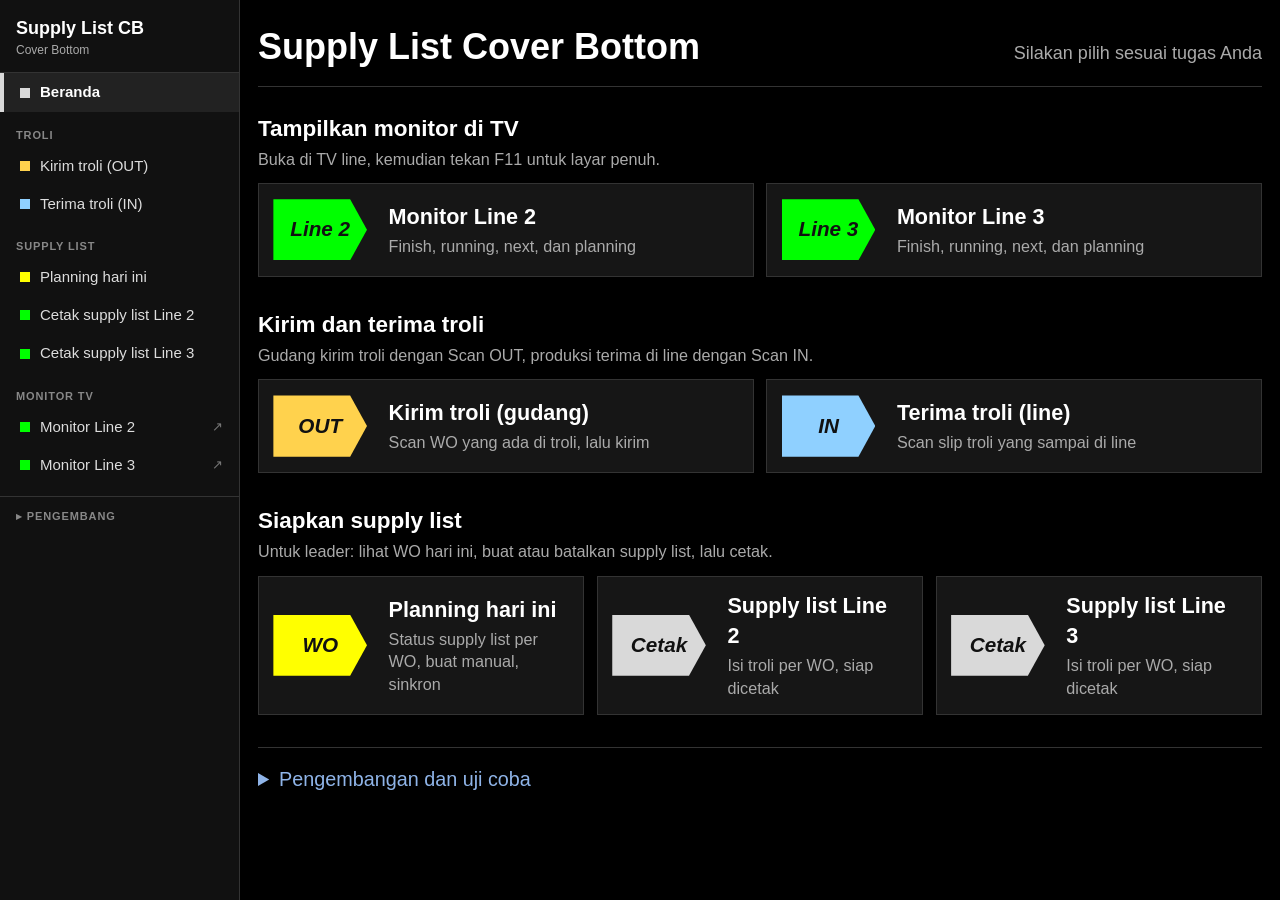
<file: index.html>
<!DOCTYPE html>
<html lang="id">
<head>
<meta charset="utf-8">
<meta name="viewport" content="width=device-width, initial-scale=1">
<title>Supply List Monitoring - Cover Bottom</title>
<link rel="stylesheet" href="assets/css/cb.css">
<script src="assets/js/nav.js"></script>
</head>
<body>
<div class="wrap">
  <div class="top">
    <h1>Supply List Cover Bottom</h1>
    <p>Silakan pilih sesuai tugas Anda</p>
  </div>

  <section class="group">
    <h2>Tampilkan monitor di TV</h2>
    <p>Buka di TV line, kemudian tekan F11 untuk layar penuh.</p>
    <div class="tiles">
      <a class="tile" href="pages/monitor.html?line=2"><span class="chip c-running">Line 2</span><span class="body"><b>Monitor Line 2</b><span>Finish, running, next, dan planning</span></span></a>
      <a class="tile" href="pages/monitor.html?line=3"><span class="chip c-running">Line 3</span><span class="body"><b>Monitor Line 3</b><span>Finish, running, next, dan planning</span></span></a>
    </div>
  </section>

  <section class="group">
    <h2>Kirim dan terima troli</h2>
    <p>Gudang kirim troli dengan Scan OUT, produksi terima di line dengan Scan IN.</p>
    <div class="tiles">
      <a class="tile" href="pages/scan.html?mode=out"><span class="chip c-prepared">OUT</span><span class="body"><b>Kirim troli (gudang)</b><span>Scan WO yang ada di troli, lalu kirim</span></span></a>
      <a class="tile" href="pages/scan.html?mode=in"><span class="chip c-fullkit">IN</span><span class="body"><b>Terima troli (line)</b><span>Scan slip troli yang sampai di line</span></span></a>
    </div>
  </section>

  <section class="group">
    <h2>Siapkan supply list</h2>
    <p>Untuk leader: lihat WO hari ini, buat atau batalkan supply list, lalu cetak.</p>
    <div class="tiles">
      <a class="tile" href="pages/planning.html"><span class="chip c-next">WO</span><span class="body"><b>Planning hari ini</b><span>Status supply list per WO, buat manual, sinkron</span></span></a>
      <a class="tile" href="pages/supply.html?line=2"><span class="chip c-finish">Cetak</span><span class="body"><b>Supply list Line 2</b><span>Isi troli per WO, siap dicetak</span></span></a>
      <a class="tile" href="pages/supply.html?line=3"><span class="chip c-finish">Cetak</span><span class="body"><b>Supply list Line 3</b><span>Isi troli per WO, siap dicetak</span></span></a>
    </div>
  </section>

  <details class="more">
    <summary>Pengembangan dan uji coba</summary>
    <div class="tiles">
      <a class="tile" href="admin/setup.php"><span class="body"><b>Pengaturan sambungan data</b><span>Untuk pengembang. Hanya dapat dibuka dari PC server ini.</span></span></a>
      <button class="tile" id="btnCheck" type="button"><span class="body"><b>Uji sambungan sistem</b><span>Untuk pengembang. Hasil pengujian tampil di bawah.</span></span></button>
      <a class="tile" href="pages/monitor.html?line=2&amp;debug=1"><span class="body"><b>Monitor mode debug</b><span>Untuk pengembang. Menampilkan nilai mentah (Line 2).</span></span></a>
      <a class="tile" href="pages/monitor.html?line=2&amp;mock=1"><span class="body"><b>Demo monitor</b><span>Data contoh, bukan data produksi.</span></span></a>
      <a class="tile" href="pages/supply.html?line=2&amp;mock=1"><span class="body"><b>Demo supply list</b><span>Data contoh, bukan data produksi.</span></span></a>
    </div>
    <div id="checkout" class="result"></div>
  </details>
</div>

<script>
(function () {
  function el(tag, cls, text) {
    var e = document.createElement(tag);
    if (cls) { e.className = cls; }
    if (text !== undefined && text !== null) { e.textContent = text; }
    return e;
  }
  var out = document.getElementById('checkout');

  function show(msg, cls) {
    out.style.display = 'block';
    out.textContent = '';
    out.appendChild(el('div', cls, msg));
  }

  document.getElementById('btnCheck').addEventListener('click', function () {
    show('Menguji koneksi...', '');
    var xhr = new XMLHttpRequest();
    xhr.open('GET', 'api/monitor.php?check=1', true);
    xhr.onreadystatechange = function () {
      if (xhr.readyState !== 4) { return; }
      try {
        var data = JSON.parse(xhr.responseText);
        var t = el('table');
        Object.keys(data).forEach(function (k) {
          var r = data[k];
          var tr = el('tr');
          tr.appendChild(el('td', '', k));
          tr.appendChild(el('td', r.ok ? 'ok' : 'bad', r.ok ? 'OK' : 'GAGAL'));
          tr.appendChild(el('td', '', r.ok ? r.info : r.error));
          t.appendChild(tr);
        });
        out.textContent = '';
        out.appendChild(t);
      } catch (e) {
        show('Pengujian gagal. Server tidak memberikan respons yang valid (kode ' + xhr.status + '). Pastikan layanan server berjalan.', 'bad');
      }
    };
    xhr.send();
  });
})();
</script>
</body>
</html>
</file>
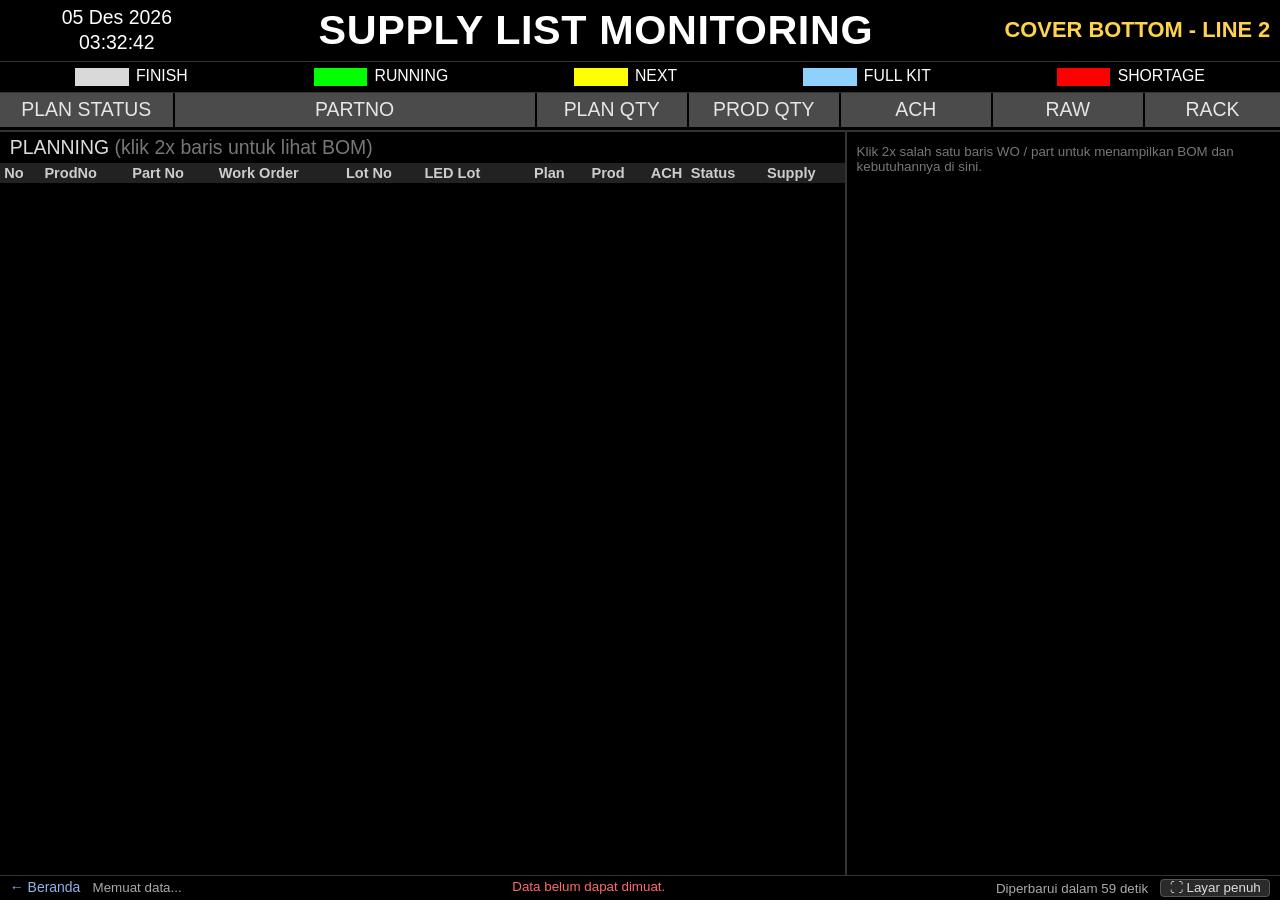
<file: monitor.html>
<!DOCTYPE html>
<html lang="id"><head><meta charset="utf-8"><title>Monitor Cover Bottom</title>
<!-- PENGALIH untuk bookmark TV lama (monitor.html?line=2). Halaman aslinya sekarang pages/monitor.html.
     Hapus file ini setelah semua TV dibuka ulang dengan alamat baru. -->
<script>location.replace('pages/monitor.html' + location.search + location.hash);</script>
</head><body style="background:#000;color:#fff;font-family:Arial">
<p>Membuka monitor... Jika tidak berpindah, <a href="pages/monitor.html?line=2" style="color:#8fb4e8">klik di sini</a>.</p>
</body></html>
</file>
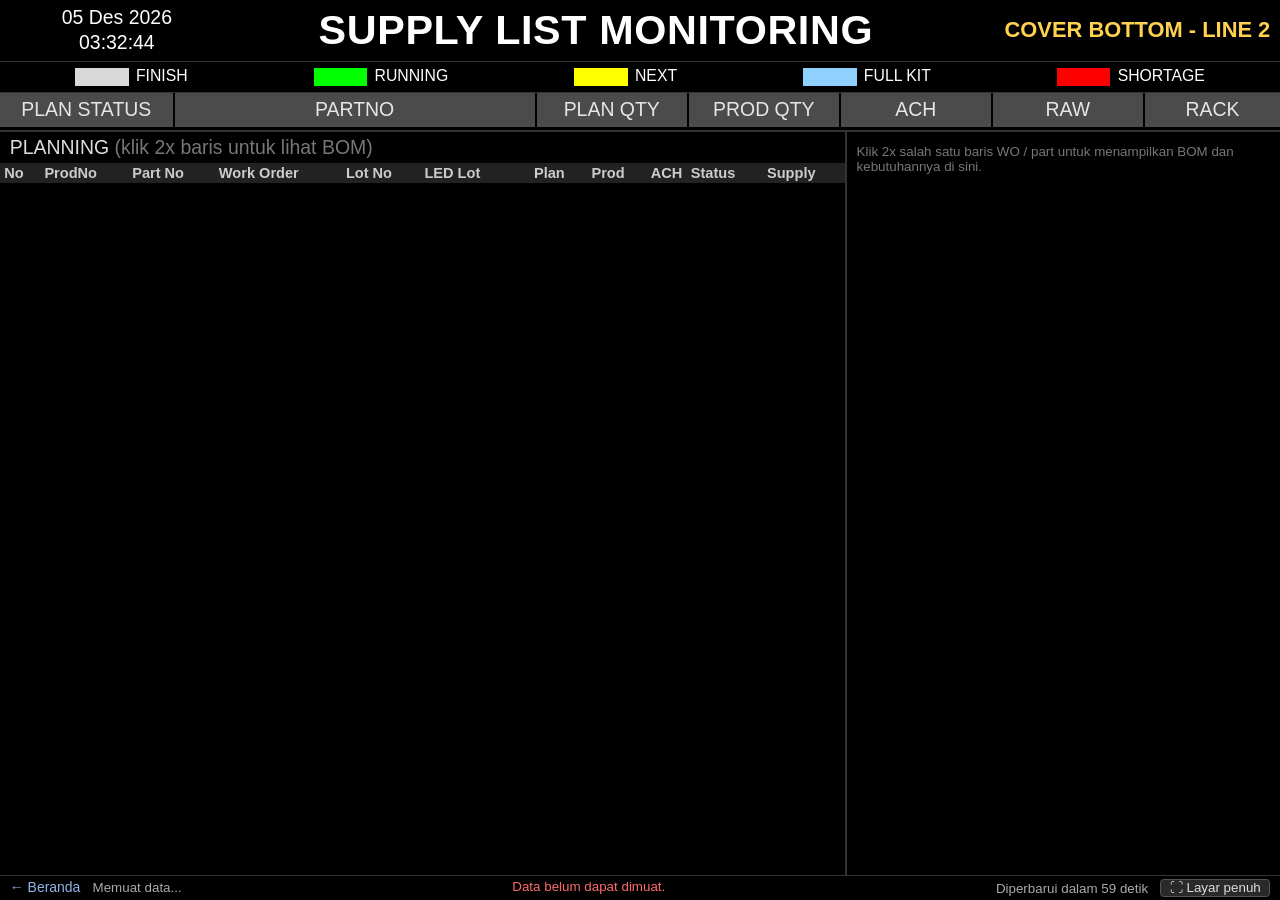
<file: pages/monitor.html>
<!DOCTYPE html>
<html lang="id">
<head>
<meta charset="utf-8">
<meta name="viewport" content="width=device-width, initial-scale=1">
<title>Supply List Monitoring - Cover Bottom</title>
<style>
  * { box-sizing: border-box; margin: 0; padding: 0; }
  html { font-size: clamp(9px, 0.95vw, 20px); }
  body { background: #000; color: #fff; font-family: Arial, Helvetica, sans-serif; height: 100vh;
         display: flex; flex-direction: column; overflow: hidden; }

  header { display: grid; grid-template-columns: 17% 1fr 24%; align-items: center;
           padding: .4rem .8rem; border-bottom: 1px solid #333; }
  #clock { text-align: center; font-size: 1.6rem; line-height: 2.1rem; }
  h1 { text-align: center; font-size: 3.4rem; letter-spacing: .05rem; }
  #linebadge { text-align: right; font-size: 1.8rem; font-weight: bold; color: #ffd24d; }
  #demo { display: none; text-align: center; background: #8a1c1c; font-size: 1.2rem; padding: .15rem; }

  .legend { display: flex; justify-content: space-around; padding: .45rem 1rem; font-size: 1.3rem;
            border-bottom: 1px solid #333; }
  .legend i { display: inline-block; width: 4.4rem; height: 1.5rem; vertical-align: middle; margin-right: .6rem; }

  .grid7 { display: grid; grid-template-columns: 1.15fr 2.4fr 1fr 1fr 1fr 1fr .9fr; gap: 2px; }
  .bhead > div { background: #4b4b4b; color: #e6e6e6; text-align: center; padding: .45rem 0; font-size: 1.6rem; }
  .brow > div { display: flex; align-items: center; justify-content: center; border-bottom: 1px solid #333;
                min-height: 7.2rem; text-align: center; }
  .num { font-size: 3.8rem; }
  .dim { color: #777; }
  .chip { width: 92%; height: 4.4rem; display: flex; align-items: center; justify-content: center;
          font-size: 2.3rem; font-weight: bold; font-style: italic; color: #222;
          clip-path: polygon(0 0, 88% 0, 100% 50%, 88% 100%, 0 100%); }
  .st-FINISH  { background: #d9d9d9; }
  .st-RUNNING { background: #00ff00; }
  .st-NEXT    { background: #ffff00; }
  .partcell { flex-direction: column; }
  .partno { font-size: 3rem; line-height: 3.4rem; }
  .partsub { font-size: 1.25rem; line-height: 1.6rem; color: #ddd; }
  .raw { width: 90%; padding: .5rem .2rem; font-size: 1.7rem; font-weight: bold; color: #111; border-radius: .3rem; }
  .raw-PREPARED { background: #ffd24d; } .raw-SEBAGIAN { background: #ffb066; } .raw-SUPPLY { background: #9be59b; }
  .raw-FULL { background: #8fd0ff; } .trol { font-size: 1.5rem; font-weight: bold; color: #ddd; }
  .raw-NOLIST { background: #ff0000; color: #fff; } .raw-CANCEL { background: #777; color: #eee; }
  .c-FINISH { color: #fff; } .c-RUNNING { color: #00ff00; } .c-NEXT { color: #ffff00; }

  #lower { flex: 1; min-height: 0; display: flex; border-top: 2px solid #333; margin-top: .3rem; }
  #plan { flex: 1 1 0; min-width: 0; overflow: auto; }
  #plan td, #plan th { white-space: nowrap; padding: .2rem .35rem; }
  #plan table { font-size: 1.2rem; }
  #bom { flex: 0 0 34%; min-width: 0; overflow: auto; border-left: 2px solid #333; }
  #bom .bhd { display: flex; align-items: center; gap: .6rem; padding: .25rem .6rem; background: #111;
              position: sticky; top: 0; z-index: 2; font-size: 1.05rem; color: #ddd; flex-wrap: wrap; }
  #bom .bhd b { color: #fff; }
  #bom .bhd .sp { flex: 1; }
  #bom table { font-size: .98rem; }
  #bom td, #bom th { padding: .12rem .35rem; }
  #bom .bsrc { font-size: .9rem; padding: .05rem .5rem; border-radius: .3rem; background: #333; color: #ffd24d; }
  #bom button { background: #333; color: #fff; border: 1px solid #555; border-radius: .3rem;
                font-size: 1.1rem; padding: .02rem .5rem; cursor: pointer; }
  #bom .hint { padding: 1rem .8rem; color: #777; font-size: 1.1rem; }
  #bom th { top: 2.1rem; }
  #bom td.n { font-size: 1.1rem; font-weight: bold; color: #ffd24d; }
  .pick { cursor: pointer; user-select: none; -webkit-user-select: none; }
  tr.sel td { outline: 2px solid #00bfff; outline-offset: -2px; }
  .brow.sel { outline: 2px solid #00bfff; outline-offset: -2px; }
  #fs { background: #2a2a2a; color: #ddd; border: 1px solid #555; border-radius: .3rem; font-size: 1.1rem;
        padding: .05rem .7rem; cursor: pointer; margin-left: 1rem; }
  #fs:hover { background: #444; color: #fff; }
  #plan .ptitle { padding: .3rem .8rem; font-size: 1.6rem; color: #ddd; }
  table { width: 100%; border-collapse: collapse; font-size: 1.35rem; }
  th { background: #222; color: #ccc; text-align: left; padding: .25rem .5rem; position: sticky; top: 0; }
  td { padding: .2rem .5rem; border-bottom: 1px solid #1d1d1d; }
  td.r, th.r { text-align: right; }
  tr.row-RUNNING td { background: #00ff00; color: #000; }
  tr.row-NEXT td    { background: #ffff00; color: #000; }
  tr.row-FINISH td  { background: #c8c8c8; color: #000; }
  tr.row-WAIT td    { background: #000; color: #bbb; }

  footer { display: flex; justify-content: space-between; padding: .25rem .8rem; font-size: 1.1rem;
           border-top: 1px solid #333; color: #aaa; }
  #err { color: #ff6b6b; }
  #home { color: #8fb4e8; text-decoration: none; margin-right: 1rem; font-size: 1.15rem; }
  #home:hover { text-decoration: underline; color: #fff; }
  #debug { display: none; font-size: 1rem; background: #111; color: #9fe; padding: .4rem .8rem;
           max-height: 30vh; overflow: auto; white-space: pre; border-top: 1px solid #333; }
</style>
</head>
<body>
<div id="demo">DATA CONTOH (mode demo), bukan data produksi</div>
<header>
  <div id="clock"><div id="cd"></div><div id="ct"></div></div>
  <h1>SUPPLY LIST MONITORING</h1>
  <div id="linebadge"></div>
</header>

<div class="legend">
  <span><i style="background:#d9d9d9"></i>FINISH</span>
  <span><i style="background:#00ff00"></i>RUNNING</span>
  <span><i style="background:#ffff00"></i>NEXT</span>
  <span><i style="background:#8fd0ff"></i>FULL KIT</span>
  <span><i style="background:#ff0000"></i>SHORTAGE</span>
</div>

<div class="grid7 bhead">
  <div>PLAN STATUS</div><div>PARTNO</div><div>PLAN QTY</div><div>PROD QTY</div><div>ACH</div><div>RAW</div><div>RACK</div>
</div>
<div id="board"></div>

<div id="lower">
<div id="plan">
  <div class="ptitle" id="ptitle">PLANNING <span style="color:#777">(klik 2x baris untuk lihat BOM)</span></div>
  <table>
    <thead><tr>
      <th>No</th><th>ProdNo</th><th>Part No</th><th>Work Order</th><th>Lot No</th><th>LED Lot</th>
      <th class="r">Plan</th><th class="r">Prod</th><th class="r">ACH</th><th>Status</th><th>Supply</th>
    </tr></thead>
    <tbody id="ptable"></tbody>
  </table>
</div>
<div id="bom"><div class="hint">Klik 2x salah satu baris WO / part untuk menampilkan BOM dan kebutuhannya di sini.</div></div>
</div>

<pre id="debug"></pre>
<footer>
  <span><a id="home" href="../index.html">&larr; Beranda</a><span id="foot">Memuat data...</span></span>
  <span id="err"></span>
  <span><span id="cdown"></span><button id="fs" type="button" title="Layar penuh (sama seperti F11)">&#x26F6; Layar penuh</button></span>
</footer>

<script>
(function () {
  var qs = new URLSearchParams(location.search);
  var LINE = qs.get('line') || '2';
  var DATE = qs.get('date') || '';
  var DEBUG = qs.has('debug');
  var MOCK = qs.has('mock');
  var REFRESH = 60;
  // Hard refresh (muat ulang seluruh halaman) tiap 180 detik. Ubah dengan ?hard=detik, ?hard=0 untuk mematikan.
  var HARD = qs.has('hard') ? Number(qs.get('hard')) || 0 : 180;
  var sinceHard = 0;
  var remaining = REFRESH;
  var lastData = null;

  function el(tag, cls, text) {
    var e = document.createElement(tag);
    if (cls) { e.className = cls; }
    if (text !== undefined && text !== null) { e.textContent = text; }
    return e;
  }
  function fmt(n) { return Number(n).toLocaleString('en-US', { maximumFractionDigits: 2 }); }
  function fmtB(n) { return Number(n).toLocaleString('en-US', { maximumFractionDigits: 5 }); }
  function pad(n) { return (n < 10 ? '0' : '') + n; }

  // ---------------- Aturan status (usulan, perlu dikonfirmasi tim) ----------------
  // RUNNING : cStatus = 1
  // NEXT    : IsNextModel = 1 dan belum pernah berjalan (belum ada scan)
  // FINISH  : sudah ada scan dan cStatus = 0 (operator sudah menutup)
  // WAIT    : belum jalan dan belum dipilih sebagai next
  function statusOf(r) {
    var started = r.scanIn > 0 || r.scanOut > 0 || r.scanLed > 0;
    if (r.cStatus === 1) { return 'RUNNING'; }
    if (r.isNext === 1 && !started) { return 'NEXT'; }
    if (started) { return 'FINISH'; }
    return 'WAIT';
  }
  function prodOf(r, src) {
    if (src === 'scanout' || !r.woFound) { return r.scanOut; }
    return r.prodErp;
  }
  function achOf(plan, prod) { return plan > 0 ? Math.round(prod / plan * 100) : 0; }

  function supplyText(r) {
    if (!SUPPLY_READY) { return '-'; }
    if (r.supply) {
      if (r.supply.status === 'RECEIVED') { return 'FULL KIT'; }
      if (r.supply.status === 'SUPPLY') { return r.supply.complete ? 'SUPPLY' : 'SEBAGIAN'; }
      return r.supply.status;
    }
    return (r.status === 'RUNNING' || r.status === 'NEXT') ? 'TANPA LIST' : '-';
  }

  function prepare(data) {
    var rows = data.rows.map(function (r) {
      var c = {};
      for (var k in r) { c[k] = r[k]; }
      c.status = statusOf(r);
      c.prod = prodOf(r, data.prodSource);
      c.ach = achOf(r.plan, c.prod);
      return c;
    });
    function pick(st, last) {
      var f = rows.filter(function (r) { return r.status === st; });
      if (!f.length) { return null; }
      f.sort(function (a, b) { return a.id - b.id; });
      return last ? f[f.length - 1] : f[0];
    }
    return { rows: rows, finish: pick('FINISH', true), running: pick('RUNNING', true), next: pick('NEXT', false) };
  }

  var SUPPLY_READY = false;
  // Status supply list per baris. WO running atau next tanpa supply list ditandai merah (tidak memblokir produksi).
  function rawOf(r, kind) {
    if (!r || !SUPPLY_READY) { return null; }
    if (r.supply) {
      var s = r.supply.status;
      if (s === 'PREPARED') { return { cls: 'PREPARED', text: 'PREPARED' }; }
      if (s === 'SUPPLY') { return r.supply.complete ? { cls: 'SUPPLY', text: 'SUPPLY' } : { cls: 'SEBAGIAN', text: 'SEBAGIAN' }; }
      if (s === 'RECEIVED') { return { cls: 'FULL', text: 'FULL KIT' }; }
      if (s === 'CANCEL') { return kind === 'FINISH' ? null : { cls: 'NOLIST', text: 'DIBATALKAN' }; }
    }
    return (kind === 'RUNNING' || kind === 'NEXT') ? { cls: 'NOLIST', text: 'TANPA LIST' } : null;
  }

  function boardRow(kind, r) {
    var row = el('div', 'grid7 brow' + (r ? ' pick' : '') + (r && r.wo === selWo ? ' sel' : ''));
    if (r) { row.addEventListener('dblclick', function () { selectWo(r); }); }
    var c1 = el('div');
    c1.appendChild(el('div', 'chip st-' + kind, kind));
    row.appendChild(c1);

    var c2 = el('div', 'partcell');
    if (r) {
      c2.appendChild(el('div', 'partno c-' + kind, r.partNo));
      c2.appendChild(el('div', 'partsub', r.partNm));
      c2.appendChild(el('div', 'partsub', r.wo + '  |  ProdNo ' + r.prodNo + '  |  LED ' + r.ledLot));
    } else {
      c2.appendChild(el('div', 'partno dim', '-'));
    }
    row.appendChild(c2);

    [r ? fmt(r.plan) : '-', r ? fmt(r.prod) : '-', r ? r.ach + ' %' : '-'].forEach(function (t) {
      var c = el('div');
      c.appendChild(el('div', 'num' + (r ? '' : ' dim'), t));
      row.appendChild(c);
    });
    // RAW = status supply list. RACK diisi di tahap scan troli.
    var cr = el('div');
    var rw = rawOf(r, kind);
    if (rw) { cr.appendChild(el('div', 'raw raw-' + rw.cls, rw.text)); } else { cr.appendChild(el('div', 'num dim', '-')); }
    row.appendChild(cr);
    var ck = el('div');
    if (r && r.supply && r.supply.trolleys) { ck.appendChild(el('div', 'trol', r.supply.trolleys)); } else { ck.appendChild(el('div', 'num dim', '-')); }
    row.appendChild(ck);
    return row;
  }

  function render(data) {
    var p = prepare(data);
    SUPPLY_READY = !!data.supplyReady;

    document.getElementById('linebadge').textContent = 'COVER BOTTOM - ' + data.line;
    document.getElementById('ptitle').textContent = 'PLANNING ' + data.line + '   (tanggal ' + data.date + ')';

    var board = document.getElementById('board');
    board.textContent = '';
    board.appendChild(boardRow('FINISH', p.finish));
    board.appendChild(boardRow('RUNNING', p.running));
    board.appendChild(boardRow('NEXT', p.next));

    var tb = document.getElementById('ptable');
    tb.textContent = '';
    p.rows.forEach(function (r, i) {
      var tr = el('tr', 'row-' + r.status + ' pick' + (r.wo === selWo ? ' sel' : ''));
      tr.addEventListener('dblclick', function () { selectWo(r); });
      var cells = [
        [String(i + 1), ''], [r.prodNo, ''], [r.partNo, ''], [r.wo, ''], [r.lotNo, ''], [r.ledLot, ''],
        [fmt(r.plan), 'r'], [fmt(r.prod), 'r'], [r.ach + ' %', 'r'], [r.status, ''],
        [supplyText(r), '']
      ];
      cells.forEach(function (c) { tr.appendChild(el('td', c[1], c[0])); });
      tb.appendChild(tr);
    });

    var src = data.prodSource === 'scanout' ? 'Prod = ScanOut per ProdNo' : 'Prod = prod_gd_qty ERP per WO';
    document.getElementById('foot').textContent = DEBUG
      ? 'Data ' + data.generated + '  |  Plan = work_ord_qty ERP per WO  |  ' + src + '  |  RACK = nomor troli'
      : 'Data diperbarui ' + data.generated;

    if (DEBUG) {
      var d = document.getElementById('debug');
      d.style.display = 'block';
      var head = 'id  prodNo  cStatus isNext scanIn scanLed scanOut prodErp plan  status\n';
      d.textContent = head + p.rows.map(function (r) {
        return [r.id, r.prodNo, r.cStatus, r.isNext, r.scanIn, r.scanLed, r.scanOut, r.prodErp, r.plan, r.status].join('\t');
      }).join('\n');
    }
  }

  // ---------------- Panel BOM (kanan bawah) ----------------
  var selWo = '';
  var selRow = null;

  function closeBom() {
    selWo = ''; selRow = null;
    var box = document.getElementById('bom');
    box.textContent = '';
    box.appendChild(el('div', 'hint', 'Klik 2x salah satu baris WO / part untuk menampilkan BOM dan kebutuhannya di sini.'));
    if (lastData) { render(lastData); }
  }

  function renderBom(d) {
    var box = document.getElementById('bom');
    box.textContent = '';
    var h = el('div', 'bhd');
    h.appendChild(el('b', null, d.wo));
    h.appendChild(el('span', null, d.partNo + (d.partNm ? ' ' + d.partNm : '')));
    h.appendChild(el('span', null, 'Plan ' + fmt(d.plan)));
    h.appendChild(el('span', 'bsrc', d.source + (d.status ? ' ' + d.status : '')));
    h.appendChild(el('span', 'sp'));
    var x = el('button', null, '\u2715'); x.type = 'button'; x.title = 'Tutup';
    x.addEventListener('click', closeBom);
    h.appendChild(x);
    box.appendChild(h);

    if (!d.items.length) {
      box.appendChild(el('div', 'hint', 'BOM tidak ditemukan untuk part ' + d.partNo + (d.bomDate ? ' pada tanggal ' + d.bomDate : '') + '.'));
      return;
    }
    var t = el('table');
    var thead = el('thead'), hr = el('tr');
    [['No', ''], ['Child Part', ''], ['Nama', ''], ['Usage', 'r'], ['Need', 'r'], ['Unit', '']].forEach(function (c) {
      hr.appendChild(el('th', c[1], c[0]));
    });
    thead.appendChild(hr); t.appendChild(thead);
    var tb = el('tbody');
    d.items.forEach(function (it, i) {
      var tr = el('tr');
      [[String(i + 1), ''], [it.partNo, ''], [it.partNm, ''], [fmtB(it.usage), 'r'], [fmtB(it.need), 'r n'], [it.unit, '']].forEach(function (c) {
        var cls = c[1] === 'r n' ? 'r n' : c[1];
        tr.appendChild(el('td', cls, c[0]));
      });
      tb.appendChild(tr);
    });
    t.appendChild(tb);
    box.appendChild(t);
  }

  function bomMessage(text) {
    var box = document.getElementById('bom');
    box.textContent = '';
    box.appendChild(el('div', 'hint', text));
  }

  function loadBom() {
    if (!selWo) { return; }
    var wo = selWo;
    if (MOCK) {
      // Mode demo: ambil dari demo/supplyN.json
      var xm = new XMLHttpRequest();
      xm.open('GET', '../demo/supply' + encodeURIComponent(LINE) + '.json', true);
      xm.onreadystatechange = function () {
        if (xm.readyState !== 4 || wo !== selWo) { return; }
        try {
          var dm = JSON.parse(xm.responseText);
          var hit = null;
          dm.items.forEach(function (w) { if (w.wo === wo) { hit = w; } });
          if (!hit) { bomMessage('Data demo BOM untuk ' + wo + ' tidak tersedia.'); return; }
          renderBom({ wo: hit.wo, partNo: hit.partNo, partNm: hit.partNm, plan: hit.plan, bomDate: hit.bomDate,
                      source: 'DEMO', status: '', items: hit.items });
        } catch (e) { bomMessage('Data demo BOM tidak dapat dimuat.'); }
      };
      xm.send();
      return;
    }
    var x = new XMLHttpRequest();
    x.open('GET', '../api/bom.php?wo=' + encodeURIComponent(wo), true);
    x.onreadystatechange = function () {
      if (x.readyState !== 4 || wo !== selWo) { return; }
      try {
        var d = JSON.parse(x.responseText);
        if (x.status !== 200 || d.error) {
          throw new Error((d && d.error ? d.error : 'HTTP ' + x.status) + (d && d.detail ? ': ' + d.detail : ''));
        }
        renderBom(d);
      } catch (e) {
        bomMessage('BOM belum dapat dimuat.' + (DEBUG ? ' [' + e.message + ']' : ''));
      }
    };
    x.send();
  }

  function selectWo(r) {
    selWo = r.wo; selRow = r;
    bomMessage('Memuat BOM ' + r.wo + '...');
    if (lastData) { render(lastData); }
    loadBom();
  }

  // ---------------- Tombol layar penuh (pengganti F11) ----------------
  function fsElement() { return document.fullscreenElement || document.webkitFullscreenElement || null; }
  function fsToggle() {
    var de = document.documentElement;
    if (fsElement()) {
      (document.exitFullscreen || document.webkitExitFullscreen).call(document);
    } else {
      var f = de.requestFullscreen || de.webkitRequestFullscreen;
      if (f) { f.call(de); }
    }
  }
  function fsLabel() {
    document.getElementById('fs').textContent = fsElement() ? '\u2715 Keluar layar penuh' : '\u26F6 Layar penuh';
  }
  document.getElementById('fs').addEventListener('click', fsToggle);
  document.addEventListener('fullscreenchange', fsLabel);
  document.addEventListener('webkitfullscreenchange', fsLabel);
  if (!(document.documentElement.requestFullscreen || document.documentElement.webkitRequestFullscreen)) {
    document.getElementById('fs').style.display = 'none';
  }

  // Cek apakah monitor.html di server berubah dibanding saat halaman dimuat.
  var pageSig = null;
  function fetchPageSig(cb) {
    var x = new XMLHttpRequest();
    var u = location.pathname + '?_=' + Date.now();
    x.open('GET', u, true);
    x.setRequestHeader('Cache-Control', 'no-cache');
    x.onreadystatechange = function () {
      if (x.readyState !== 4) { return; }
      if (x.status === 200) { cb(x.responseText.length + ':' + x.responseText.replace(/\s+/g, '').length); }
    };
    x.send();
  }
  function checkPageUpdate() {
    fetchPageSig(function (sig) {
      if (pageSig === null) { pageSig = sig; return; }
      if (sig !== pageSig) {
        try { sessionStorage.setItem('cbSelWo', selWo || ''); } catch (e) {}
        location.reload();
      }
    });
  }
  if (!MOCK) { fetchPageSig(function (sig) { if (pageSig === null) { pageSig = sig; } }); }

  function load() {
    var url = MOCK ? '../demo/line' + encodeURIComponent(LINE) + '.json'
                   : '../api/monitor.php?line=' + encodeURIComponent(LINE) + (DATE ? '&date=' + encodeURIComponent(DATE) : '');
    var xhr = new XMLHttpRequest();
    xhr.open('GET', url, true);
    xhr.onreadystatechange = function () {
      if (xhr.readyState !== 4) { return; }
      var err = document.getElementById('err');
      try {
        var data = JSON.parse(xhr.responseText);
        if (xhr.status !== 200 || data.error) {
          throw new Error((data && data.error ? data.error : 'HTTP ' + xhr.status) + (data && data.detail ? ': ' + data.detail : ''));
        }
        lastData = data;
        render(data);
        err.textContent = '';
        if (selWo) { loadBom(); }
      } catch (e) {
        err.textContent = (lastData ? 'Data belum dapat diperbarui, menampilkan data terakhir.' : 'Data belum dapat dimuat.')
          + (DEBUG ? ' [' + e.message + ']' : '');
      }
      remaining = REFRESH;
    };
    xhr.send();
  }

  function tick() {
    var n = new Date();
    document.getElementById('cd').textContent = n.toLocaleDateString('id-ID', { day: '2-digit', month: 'short', year: 'numeric' });
    document.getElementById('ct').textContent = pad(n.getHours()) + ':' + pad(n.getMinutes()) + ':' + pad(n.getSeconds());
    sinceHard += 1;
    if (HARD > 0 && sinceHard >= HARD && !MOCK) {
      sinceHard = 0;
      if (!fsElement()) {
        // Tidak fullscreen: reload penuh seperti biasa.
        try { sessionStorage.setItem('cbSelWo', selWo || ''); } catch (e) {}
        location.reload();
        return;
      }
      // Sedang fullscreen (tombol): reload akan mengeluarkan layar penuh, jadi hanya reload
      // kalau file halaman di server berubah (ada versi baru).
      checkPageUpdate();
    }
    remaining -= 1;
    document.getElementById('cdown').textContent = 'Diperbarui dalam ' + Math.max(remaining, 0) + ' detik';
    if (remaining <= 0) { remaining = REFRESH; load(); }
  }

  if (MOCK) { document.getElementById('demo').style.display = 'block'; }
  document.getElementById('linebadge').textContent = 'COVER BOTTOM - LINE ' + LINE;
  try { selWo = sessionStorage.getItem('cbSelWo') || ''; sessionStorage.removeItem('cbSelWo'); } catch (e) {}
  if (selWo) { bomMessage('Memuat BOM ' + selWo + '...'); loadBom(); }
  load();
  tick();
  setInterval(tick, 1000);
})();
</script>
</body>
</html>
</file>
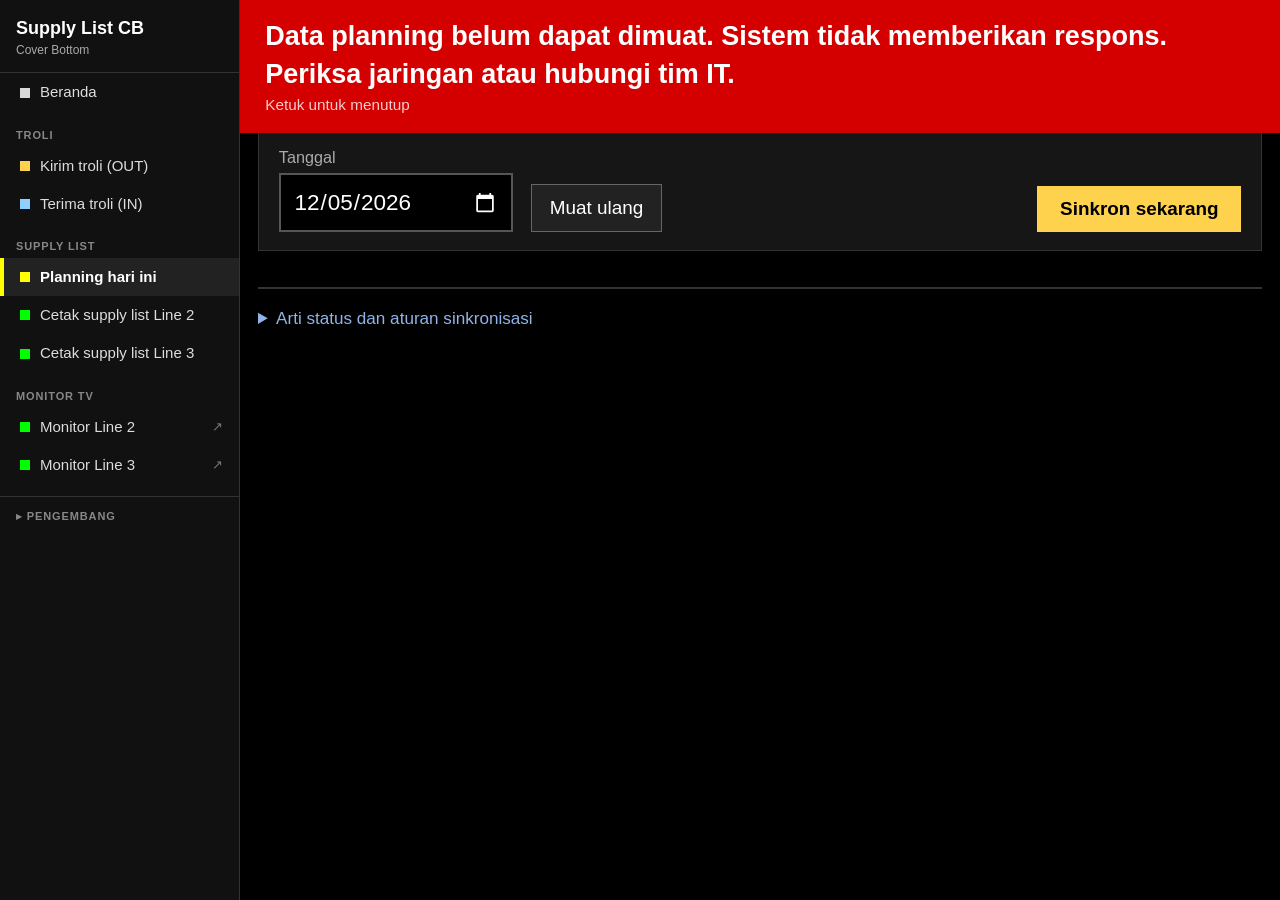
<file: pages/planning.html>
<!DOCTYPE html>
<html lang="id">
<head>
<meta charset="utf-8">
<meta name="viewport" content="width=device-width, initial-scale=1">
<title>Planning Hari Ini - Cover Bottom</title>
<link rel="stylesheet" href="../assets/css/cb.css">
<script src="../assets/js/cb.js"></script>
<script src="../assets/js/nav.js"></script>
<style>
  .wrap { max-width: 1240px; }
  body { color-scheme: dark; }
  .toolbar { display: flex; flex-wrap: wrap; gap: .8rem 1rem; align-items: flex-end; }
  .toolbar .field { width: 13rem; }
  .toolbar .sp { flex: 1; }
  button.go.sm { font-size: 1.05rem; padding: .5rem 1.2rem; }
  button.go.alt { background: var(--running); border-color: var(--running); }
  #attn { display: none; background: #d40000; color: #fff; font-size: 1.2rem; font-weight: bold; padding: .8rem 1.1rem; margin-bottom: 1rem; }
  .stats { display: grid; grid-template-columns: repeat(auto-fit, minmax(150px, 1fr)); gap: .7rem; margin-bottom: 1rem; }
  .stat { background: var(--panel); border: 1px solid var(--line); border-left: 6px solid #666; padding: .6rem .9rem; }
  .stat b { display: block; font-size: 1.9rem; line-height: 1.1; }
  .stat span { font-size: .9rem; color: var(--muted); }
  .stat.s-new { border-left-color: var(--next); } .stat.s-prep { border-left-color: var(--prepared); }
  .stat.s-sent { border-left-color: var(--running); } .stat.s-chg { border-left-color: var(--next); }
  .stat.s-bad { border-left-color: #ff3b3b; background: #2a0d0d; }
  .tag.bad { background: #d40000; color: #fff; }
  tr.line td { background: #2a2a2a; font-size: 1.1rem; font-weight: bold; padding: .5rem .6rem; }
  tr.run td:first-child { box-shadow: inset 5px 0 0 var(--running); }
  tr.nolist td { background: #2a0d0d; }
  tr.nolist td:first-child { box-shadow: inset 5px 0 0 #ff3b3b; }
  tr.detail td { background: #0d0d0d; padding: .8rem 1rem; }
  table.data.inner th { background: #333; }
  table.data.inner { font-size: .9rem; }
  .acts { white-space: nowrap; }
  .acts button { margin-right: .4rem; font-size: .95rem; padding: .3rem .7rem; }
  .acts button.go { font-size: .95rem; padding: .3rem .8rem; background: var(--running); border-color: var(--running); }
  .warn { color: var(--next); font-weight: bold; } .bad { color: #ff7b7b; font-weight: bold; }
  td.r, th.r { text-align: right; }
  .diff { color: var(--next); font-weight: bold; }
  details.legend { margin-top: 1rem; color: var(--muted); font-size: .95rem; }
  details.legend summary { cursor: pointer; color: var(--link); }
  details.legend ul { margin: .6rem 0 0; padding-left: 1.2rem; } details.legend li { margin-bottom: .3rem; }
</style>
</head>
<body class="out">
<div id="msg" class="toast" role="alert"></div>
<div class="wrap">
  <div class="pagehead"><span class="chip" style="background:var(--next)">WO</span><h1>Planning hari ini</h1></div>
  <p class="help" id="sub" style="margin:-.4rem 0 1rem">Memuat data...</p>

  <div class="panel toolbar">
    <div class="field"><label for="date">Tanggal</label><input type="date" id="date"></div>
    <button type="button" id="btnReload">Muat ulang</button>
    <span class="sp"></span>
    <button type="button" class="go sm alt" id="btnAll" style="display:none">Buat semua yang belum dibuat</button>
    <button type="button" class="go sm" id="btnSync">Sinkron sekarang</button>
  </div>

  <div id="attn"></div>
  <div class="stats" id="sum"></div>
  <div class="panel" style="padding:0"><div class="scroll"><table class="data" id="tbl"></table></div></div>

  <details class="legend">
    <summary>Arti status dan aturan sinkronisasi</summary>
    <ul>
      <li><b>Belum dibuat</b>: supply list belum ada. Buat satu per satu, atau semuanya sekaligus.</li>
      <li><b>Disiapkan</b>: supply list sudah ada tetapi belum dikirim. Perubahan plan atau BOM diperbarui otomatis oleh sinkronisasi.</li>
      <li><b>Dikirim</b> dan <b>Diterima</b>: perubahan hanya ditandai, keputusannya ada di gudang.</li>
      <li><b>Dibatalkan</b>: pembatalan oleh leader tidak dibalik oleh sinkronisasi. Gunakan tombol Aktifkan lagi bila diperlukan.</li>
    </ul>
  </details>
</div>

<script>
(function () {
  var qs = new URLSearchParams(location.search);
  var DEBUG = qs.has('debug');
  var needPin = false;
  var pin = '';
  var open = {};
  var lastRows = [];
  var toastTimer = null;

  var STATUS = {
    NEW: ['Belum dibuat', 'part'], PREPARED: ['Disiapkan', 'prep'], SUPPLY: ['Dikirim', 'ok'],
    RECEIVED: ['Diterima', 'kit'], CANCEL: ['Dibatalkan', ''], MISSING: ['WO tidak ada', 'bad']
  };
  function statusLabel(st) { return STATUS[st] ? STATUS[st][0] : st; }

  function el(tag, cls, text) {
    var e = document.createElement(tag);
    if (cls) { e.className = cls; }
    if (text !== undefined && text !== null) { e.textContent = text; }
    return e;
  }
  function $(id) { return document.getElementById(id); }
  function fmt(n) { return n === null || n === undefined ? '-' : Number(n).toLocaleString('en-US', { maximumFractionDigits: 5 }); }
  function today() {
    var d = new Date();
    function p(n) { return (n < 10 ? '0' : '') + n; }
    return d.getFullYear() + '-' + p(d.getMonth() + 1) + '-' + p(d.getDate());
  }

  function clearMsg() { $('msg').className = 'toast'; $('msg').textContent = ''; }
  function say(text, ok) {
    var m = $('msg'); m.textContent = text; m.className = 'toast ' + (ok ? 'ok' : 'bad');
    if (!ok) { m.appendChild(el('small', '', 'Ketuk untuk menutup')); }
    window.clearTimeout(toastTimer);
    if (ok) { toastTimer = window.setTimeout(clearMsg, 6000); }
  }
  $('msg').addEventListener('click', clearMsg);

  function errText(data, st) {
    var t = (data && data.error) ? data.error : 'Terjadi kesalahan.';
    if (DEBUG && data && data.detail) { t += ' - ' + data.detail; }
    if (DEBUG && st) { t += ' (kode ' + st + ')'; }
    return t;
  }

  function req(method, url, body, cb) {
    var xhr = new XMLHttpRequest();
    xhr.open(method, url, true);
    if (method === 'POST') { xhr.setRequestHeader('Content-Type', 'application/x-www-form-urlencoded'); }
    xhr.onreadystatechange = function () {
      if (xhr.readyState !== 4) { return; }
      var data = null;
      try { data = JSON.parse(xhr.responseText); } catch (e) { data = { error: 'Sistem tidak memberikan respons. Periksa jaringan atau hubungi tim IT.' }; }
      cb(xhr.status, data);
    };
    xhr.send(body || null);
  }

  function rowOf(wo) {
    for (var i = 0; i < lastRows.length; i++) { if (lastRows[i].wo === wo) { return lastRows[i]; } }
    return null;
  }
  // Meminta PIN lewat modal hanya jika diperlukan dan belum diisi
  function withPin(next) {
    if (!needPin || pin !== '') { next(); return; }
    cbPin({ title: 'Masukkan PIN', message: 'PIN diperlukan untuk melanjutkan.', okText: 'Lanjutkan' }, function (v) { pin = v; next(); });
  }

  function send(action, wo) {
    var body = 'action=' + encodeURIComponent(action) + '&pin=' + encodeURIComponent(pin) +
               (wo ? '&wo=' + encodeURIComponent(wo) : '') + '&date=' + encodeURIComponent($('date').value);
    say('Memproses...', true);
    req('POST', '../api/planning.php', body, function (st, data) {
      if (st === 403) { pin = ''; }
      if (st !== 200 || data.error) { say(errText(data, st), false); return; }
      say(data.message + (data.lines && data.lines.length ? '  (' + data.lines.length + ' catatan)' : ''), true);
      load();
    });
  }

  function act(action, wo) {
    function go() { withPin(function () { send(action, wo); }); }
    if (!wo) { go(); return; }
    var r = rowOf(wo);
    if (action === 'cancel') {
      cbConfirm({ title: 'Batalkan supply list?', message: 'Supply list WO ' + wo + ' akan dibatalkan. Sinkronisasi tidak akan membuatnya kembali.',
                  okText: 'Batalkan supply list', cancelText: 'Kembali', danger: true }, go);
    } else if (r && r.status === 'CANCEL') {
      cbConfirm({ title: 'Aktifkan lagi supply list?', message: 'Supply list WO ' + wo + ' akan dibuat kembali berdasarkan plan dan daftar material (BOM) saat ini.',
                  okText: 'Aktifkan lagi' }, go);
    } else {
      cbConfirm({ title: 'Buat supply list?', message: 'Supply list WO ' + wo + ' akan dibuat berdasarkan plan dan daftar material (BOM) saat ini.',
                  okText: 'Buat supply list' }, go);
    }
  }

  function badge(st) { return el('span', 'tag ' + (STATUS[st] ? STATUS[st][1] : ''), statusLabel(st)); }

  function loadItems(wo, box) {
    box.textContent = 'Memuat...';
    req('GET', '../api/planning.php?items=' + encodeURIComponent(wo), null, function (st, data) {
      box.textContent = '';
      if (st !== 200 || data.error) { box.appendChild(el('div', 'bad', errText(data, st))); return; }
      if (!data.found) { box.appendChild(el('div', 'small', 'Belum ada supply list untuk WO ini.')); return; }
      box.appendChild(el('div', 'small', 'Revisi ' + data.rev + ', status ' + statusLabel(data.status) + ', plan ' + fmt(data.plan)));
      var t = el('table', 'data inner'); t.style.marginTop = '.5rem';
      var hr = el('tr');
      [['No', ''], ['Child Part', ''], ['Nama', ''], ['Spesifikasi', ''], ['Unit', ''], ['Pemakaian per unit', 'r'], ['Kebutuhan', 'r'], ['Disiapkan', 'r'], ['Gudang', '']]
        .forEach(function (c) { hr.appendChild(el('th', c[1], c[0])); });
      t.appendChild(hr);
      if (!data.items.length) {
        var tr0 = el('tr'); var td0 = el('td', 'bad', 'Tidak ada item. Daftar material (BOM) untuk part ini tidak ditemukan.'); td0.colSpan = 9; tr0.appendChild(td0); t.appendChild(tr0);
      }
      data.items.forEach(function (it, i) {
        var tr = el('tr');
        [[String(i + 1), ''], [it.partNo, ''], [it.partNm, ''], [it.spec, ''], [it.unit, ''], [fmt(it.usage), 'r'],
         [fmt(it.need), 'r'], [fmt(it.prepare), 'r'], [it.strg, '']].forEach(function (c) { tr.appendChild(el('td', c[1], c[0])); });
        t.appendChild(tr);
      });
      var sc = el('div', 'scroll'); sc.appendChild(t); box.appendChild(sc);
      if (data.log.length) {
        box.appendChild(el('div', 'small', 'Riwayat terakhir:')).style.marginTop = '.6rem';
        data.log.forEach(function (l) { box.appendChild(el('div', 'small', l.dt + '  ' + l.type + '  ' + l.detail + '  (' + l.user + ')')); });
      }
    });
  }

  function changedText(s) { return String(s).replace(/ -> /g, ' menjadi ').replace('BOM berubah', 'daftar material (BOM) berubah'); }

  function stat(cls, n, label) {
    var d = el('div', 'stat ' + cls); d.appendChild(el('b', '', String(n))); d.appendChild(el('span', '', label)); return d;
  }

  function render(data) {
    needPin = !!data.needPin;
    lastRows = data.rows;
    $('sub').textContent = 'Tanggal ' + data.date + '  |  Data diperbarui ' + data.generated;

    var c = { total: data.rows.length, nw: 0, prep: 0, sent: 0, chg: 0, nolist: 0 };
    data.rows.forEach(function (r) {
      if (r.status === 'NEW') { c.nw++; }
      if (r.status === 'PREPARED') { c.prep++; }
      if (r.status === 'SUPPLY' || r.status === 'RECEIVED') { c.sent++; }
      if (r.changed) { c.chg++; }
      if (r.noList) { c.nolist++; }
    });
    var sum = $('sum'); sum.textContent = '';
    sum.appendChild(stat('', c.total, 'Total WO'));
    sum.appendChild(stat(c.nw ? 's-new' : '', c.nw, 'Belum dibuat'));
    sum.appendChild(stat('s-prep', c.prep, 'Disiapkan'));
    sum.appendChild(stat('s-sent', c.sent, 'Sudah dikirim'));
    sum.appendChild(stat(c.chg ? 's-chg' : '', c.chg, 'Ada perubahan'));
    sum.appendChild(stat(c.nolist ? 's-bad' : '', c.nolist, 'Berjalan tanpa supply list'));
    $('btnAll').style.display = c.nw > 0 ? '' : 'none';
    $('btnAll').textContent = 'Buat semua yang belum dibuat (' + c.nw + ')';
    var at = $('attn');
    if (c.nolist > 0) { at.style.display = 'block'; at.textContent = c.nolist + ' WO sedang berjalan tanpa supply list. Segera buat supply list-nya.'; }
    else { at.style.display = 'none'; at.textContent = ''; }

    var t = $('tbl'); t.textContent = '';
    var hr = el('tr');
    [['Urutan', ''], ['WO', ''], ['Part', ''], ['Plan WO', 'r'], ['Plan di supply list', 'r'], ['Status', ''], ['Catatan', ''], ['', '']]
      .forEach(function (h) { hr.appendChild(el('th', h[1], h[0])); });
    t.appendChild(hr);

    if (!data.rows.length) {
      var tr0 = el('tr'); var td0 = el('td', 'empty', 'Tidak ada WO Cover Bottom untuk tanggal ini.'); td0.colSpan = 8; tr0.appendChild(td0); t.appendChild(tr0);
    }

    var lastLine = null;
    data.rows.forEach(function (r) {
      if (r.line !== lastLine) {
        lastLine = r.line;
        var lr = el('tr', 'line'); var lt = el('td', '', r.line); lt.colSpan = 8; lr.appendChild(lt); t.appendChild(lr);
      }
      var tr = el('tr', r.noList ? 'nolist' : (r.running ? 'run' : ''));
      tr.appendChild(el('td', '', r.seq ? String(r.seq) : '-'));
      var wc = el('td'); wc.appendChild(el('b', '', r.wo)); if (r.running) { wc.appendChild(el('div', 'tag ok', 'Sedang berjalan')).style.marginTop = '.2rem'; } tr.appendChild(wc);
      var pc = el('td'); pc.appendChild(el('div', '', r.partNo)); if (r.partNm) { pc.appendChild(el('div', 'small', r.partNm)); } tr.appendChild(pc);
      tr.appendChild(el('td', 'r', fmt(r.planErp)));
      var differs = r.snapPlan !== null && r.planErp !== null && Math.abs(r.snapPlan - r.planErp) > 0.0001;
      tr.appendChild(el('td', 'r' + (differs ? ' diff' : ''), fmt(r.snapPlan)));
      var sc = el('td'); sc.appendChild(badge(r.status)); if (r.rev > 1) { sc.appendChild(el('div', 'small', 'revisi ' + r.rev)); }
      if (DEBUG && r.source) { sc.appendChild(el('div', 'small', 'sumber: ' + r.source)); }
      tr.appendChild(sc);
      var nc = el('td');
      if (r.noList) { nc.appendChild(el('div', 'bad', 'Berjalan tanpa supply list')); }
      if (r.changed) { nc.appendChild(el('div', 'warn', 'Perubahan: ' + changedText(r.changed))); }
      if (r.status === 'MISSING') { nc.appendChild(el('div', 'small', 'WO sudah tidak ada di sistem produksi (status supply list: ' + statusLabel((r.note.match(/status supply list: (\w+)/) || [])[1] || '') + ')')); }
      else if (r.note) { nc.appendChild(el('div', 'small', r.note)); }
      tr.appendChild(nc);

      var ac = el('td', 'acts');
      var dt = el('button', '', 'Detail');
      ac.appendChild(dt);
      if (r.canCreate) { var b2 = el('button', 'go', r.status === 'CANCEL' ? 'Aktifkan lagi' : 'Buat supply list');
                         b2.addEventListener('click', function () { act('create', r.wo); }); ac.appendChild(b2); }
      if (r.canCancel) { var b1 = el('button', 'void', 'Batalkan'); b1.addEventListener('click', function () { act('cancel', r.wo); }); ac.appendChild(b1); }
      tr.appendChild(ac);
      t.appendChild(tr);

      var dr = el('tr', 'detail'); var dc = el('td'); dc.colSpan = 8; dr.appendChild(dc);
      dr.style.display = open[r.wo] ? '' : 'none';
      t.appendChild(dr);
      if (open[r.wo]) { loadItems(r.wo, dc); }
      dt.addEventListener('click', function () {
        if (dr.style.display === 'none') { dr.style.display = ''; open[r.wo] = true; loadItems(r.wo, dc); }
        else { dr.style.display = 'none'; delete open[r.wo]; }
      });
    });
  }

  function load() {
    var d = $('date').value || today();
    req('GET', '../api/planning.php?date=' + encodeURIComponent(d), null, function (st, data) {
      if (st !== 200 || data.error) { say('Data planning belum dapat dimuat. ' + errText(data, st), false); return; }
      if ($('msg').className === 'toast bad') { clearMsg(); }
      render(data);
    });
  }

  $('date').value = today();
  $('btnReload').addEventListener('click', load);
  $('date').addEventListener('change', function () { open = {}; load(); });
  $('btnSync').addEventListener('click', function () { act('sync', ''); });
  $('btnAll').addEventListener('click', function () {
    var list = lastRows.filter(function (r) { return r.status === 'NEW' && r.canCreate; });
    if (!list.length) { return; }
    function runAll() {
      var i = 0, okc = 0, errs = [];
      say('Memproses ' + list.length + ' WO...', true);
      (function next() {
        if (i >= list.length) {
          say('Selesai: ' + okc + ' supply list dibuat' + (errs.length ? '. Gagal: ' + errs.join('; ') : '.'), errs.length === 0);
          load();
          return;
        }
        var wo = list[i++].wo;
        req('POST', '../api/planning.php', 'action=create&wo=' + encodeURIComponent(wo) + '&pin=' + encodeURIComponent(pin), function (st, data) {
          if (st === 403) { pin = ''; }
          if (st === 200 && !data.error) { okc++; } else { errs.push(wo + ': ' + ((data && data.error) || 'gagal')); }
          next();
        });
      })();
    }
    cbConfirm({ title: 'Buat semua supply list?', message: list.length + ' WO yang belum dibuat akan dibuatkan supply list.',
                okText: 'Buat ' + list.length + ' supply list' }, function () { withPin(runAll); });
  });
  load();
  setInterval(function () {
    if (Object.keys(open).length === 0 && $('msg').className !== 'toast bad') { load(); }
  }, 120000);
})();
</script>
</body>
</html>
</file>
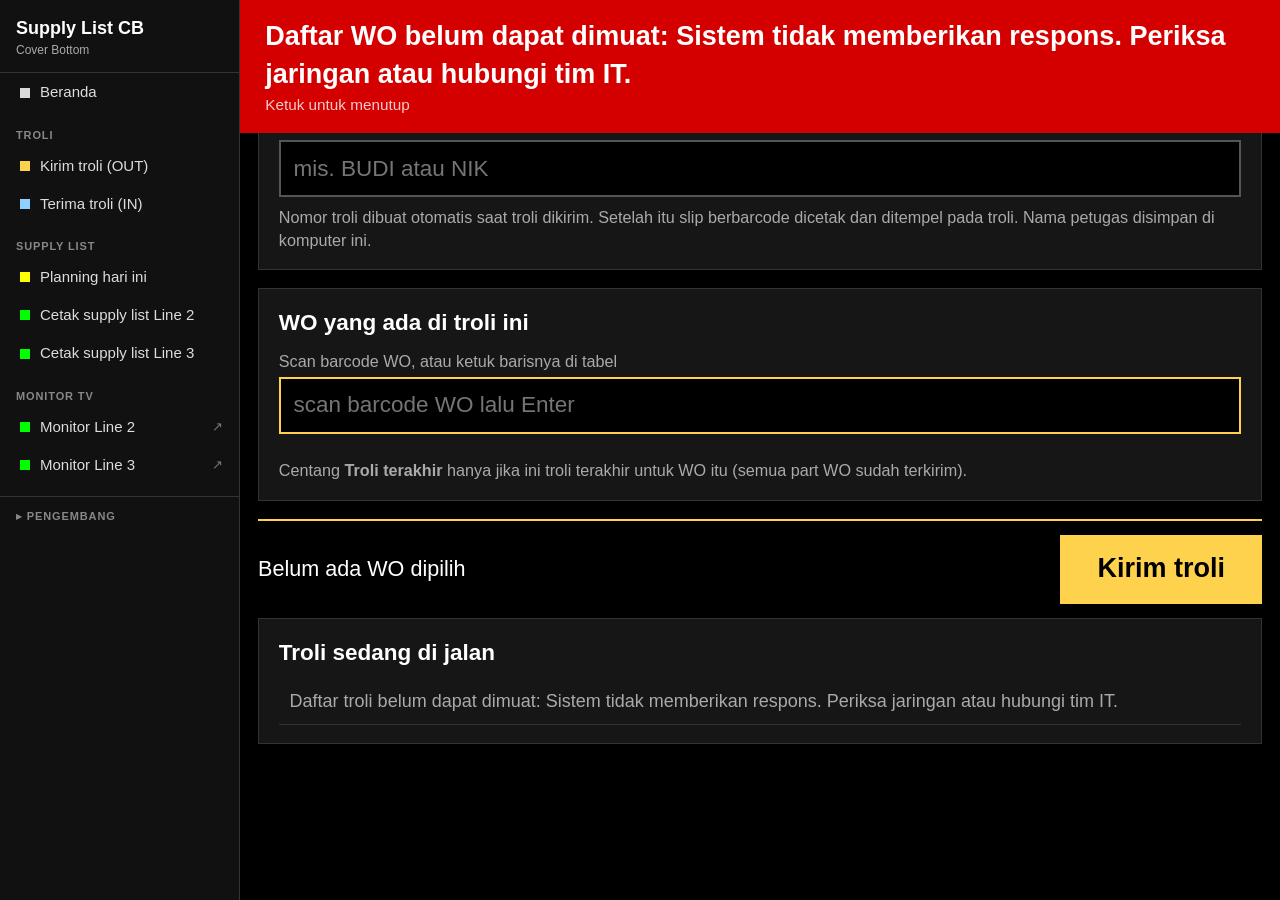
<file: pages/scan.html>
<!DOCTYPE html>
<html lang="id">
<head>
<meta charset="utf-8">
<meta name="viewport" content="width=device-width, initial-scale=1">
<title>Troli - Cover Bottom</title>
<link rel="stylesheet" href="../assets/css/cb.css">
<script src="../assets/js/cb.js"></script>
<script src="../assets/js/nav.js"></script>
</head>
<body>
<div id="msg" class="toast" role="alert"></div>
<div class="wrap">
  <div class="pagehead"><span class="chip" id="modechip">OUT</span><h1 id="title">Troli</h1></div>

  <div class="panel">
    <div class="fields">
      <div>
        <label for="user">Nama atau ID petugas</label>
        <input type="text" id="user" autocomplete="off" placeholder="mis. BUDI atau NIK">
      </div>
      <div id="trolleyField">
        <label for="trolley" id="trolleyLabel">Nomor troli</label>
        <input type="text" id="trolley" autocomplete="off" placeholder="mis. T261020-001">
      </div>
    </div>
    <p class="help" id="hint"></p>
  </div>

  <div id="outBox" style="display:none">
    <div class="panel">
      <h2>WO yang ada di troli ini</h2>
      <label for="woscan">Scan barcode WO, atau ketuk barisnya di tabel</label>
      <input type="text" id="woscan" autocomplete="off" placeholder="scan barcode WO lalu Enter">
      <div class="scroll" style="margin-top:.9rem"><table class="data" id="wotable"></table></div>
      <p class="help">Centang <b>Troli terakhir</b> hanya jika ini troli terakhir untuk WO itu (semua part WO sudah terkirim).</p>
    </div>
    <div class="actionbar">
      <span class="count" id="pickCount">Belum ada WO dipilih</span>
      <button class="go" id="btnOut" type="button">Kirim troli</button>
    </div>
  </div>

  <div id="inBox" style="display:none">
    <div class="panel">
      <h2 id="inTitle">Isi troli</h2>
      <div class="scroll"><table class="data" id="intable"></table></div>
    </div>
    <div class="actionbar">
      <span class="count">Cek isi troli, lalu terima</span>
      <button class="go" id="btnIn" type="button">Terima troli</button>
    </div>
  </div>

  <div class="panel">
    <h2>Troli sedang di jalan</h2>
    <div class="scroll"><table class="data" id="opentable"></table></div>
  </div>
</div>

<script>
(function () {
  var qs = new URLSearchParams(location.search);
  var DEBUG = qs.has('debug');
  var MODE = qs.get('mode') === 'in' ? 'in' : 'out';
  var needPin = false;
  var pin = '';
  var woRows = [];
  var picked = {};      // wo -> true
  var completeMap = {}; // wo -> true
  var lookedUp = null;
  var toastTimer = null;

  document.body.className = MODE;
  document.getElementById('modechip').textContent = MODE === 'out' ? 'OUT' : 'IN';
  document.getElementById('title').textContent = MODE === 'out' ? 'Kirim troli (gudang)' : 'Terima troli (line)';
  if (MODE === 'out') {
    // Nomor troli dibuat otomatis oleh sistem saat dikirim, jadi tidak perlu diketik.
    document.getElementById('trolleyField').style.display = 'none';
    document.getElementById('hint').textContent = 'Nomor troli dibuat otomatis saat troli dikirim. Setelah itu slip berbarcode dicetak dan ditempel pada troli. Nama petugas disimpan di komputer ini.';
  } else {
    document.getElementById('trolleyLabel').textContent = 'Scan barcode slip (SLP......) atau ketik nomor troli, lalu Enter';
    document.getElementById('trolley').placeholder = 'scan slip, atau ketik mis. T261020-001';
    document.getElementById('hint').textContent = 'Nama petugas disimpan di komputer ini. Nomor troli tercetak di slip dan tampil di daftar bawah.';
  }

  function el(tag, cls, text) {
    var e = document.createElement(tag);
    if (cls) { e.className = cls; }
    if (text !== undefined && text !== null) { e.textContent = text; }
    return e;
  }
  function $(id) { return document.getElementById(id); }

  // Bunyi pendek supaya operator tidak perlu menatap layar: tinggi = berhasil, rendah = gagal
  function beep(ok) {
    try {
      var C = window.AudioContext || window.webkitAudioContext; if (!C) { return; }
      var ctx = new C(), o = ctx.createOscillator(), g = ctx.createGain();
      o.frequency.value = ok ? 880 : 220; g.gain.value = 0.15;
      o.connect(g); g.connect(ctx.destination); o.start();
      o.stop(ctx.currentTime + (ok ? 0.12 : 0.35));
    } catch (e) { }
  }
  function showToast(ok) {
    var m = $('msg'); m.className = 'toast ' + (ok ? 'ok' : 'bad');
    window.clearTimeout(toastTimer);
    if (ok) { toastTimer = window.setTimeout(clearMsg, 6000); }
    beep(ok);
  }
  function say(t, ok) {
    var m = $('msg'); m.textContent = t;
    if (!ok) { m.appendChild(el('small', '', 'Ketuk untuk menutup')); }
    showToast(ok);
  }
  function sayLink(t, href, linkText) {
    var m = $('msg'); m.textContent = t + ' ';
    var a = el('a', '', linkText); a.href = href; a.target = '_blank';
    a.addEventListener('click', function (ev) { ev.stopPropagation(); });
    m.appendChild(a);
    showToast(true);
  }
  function clearMsg() { $('msg').className = 'toast'; $('msg').textContent = ''; }
  $('msg').addEventListener('click', clearMsg);

  function today() {
    var d = new Date(); function p(n) { return (n < 10 ? '0' : '') + n; }
    return d.getFullYear() + '-' + p(d.getMonth() + 1) + '-' + p(d.getDate());
  }
  function fmt(n) { return Number(n).toLocaleString('en-US', { maximumFractionDigits: 3 }); }

  function req(method, url, body, cb) {
    var xhr = new XMLHttpRequest();
    xhr.open(method, url, true);
    if (method === 'POST') { xhr.setRequestHeader('Content-Type', 'application/x-www-form-urlencoded'); }
    xhr.onreadystatechange = function () {
      if (xhr.readyState !== 4) { return; }
      var data;
      try { data = JSON.parse(xhr.responseText); } catch (e) { data = { error: 'Sistem tidak memberikan respons. Periksa jaringan atau hubungi tim IT.', detail: DEBUG ? 'kode ' + xhr.status : '' }; }
      cb(xhr.status, data);
    };
    xhr.send(body || null);
  }
  function errText(data) { return (data && data.error ? data.error : 'Gagal') + (DEBUG && data && data.detail ? ' - ' + data.detail : ''); }
  function needUser() {
    if ($('user').value.trim()) { return false; }
    say('Isi nama atau ID petugas terlebih dahulu.', false); $('user').focus(); return true;
  }

  // ---- nama petugas diingat ----
  try { $('user').value = window.localStorage.getItem('cb_user') || ''; } catch (e) { }
  $('user').addEventListener('change', function () { try { window.localStorage.setItem('cb_user', $('user').value.trim()); } catch (e) { } });

  // ---- daftar troli di jalan ----
  function emptyRow(t, cols, text) {
    var r = el('tr'); var c = el('td', 'empty', text); c.colSpan = cols; r.appendChild(c); t.appendChild(r);
  }
  function loadOpen() {
    req('GET', '../api/trolley.php?open=1', null, function (st, data) {
      var t = $('opentable'); t.textContent = '';
      if (st !== 200 || data.error) { emptyRow(t, 7, 'Daftar troli belum dapat dimuat: ' + errText(data)); return; }
      needPin = !!data.needPin;
      var hr = el('tr'); ['Slip', 'Troli', 'Line', 'WO', 'Keluar', 'Petugas', ''].forEach(function (h) { hr.appendChild(el('th', '', h)); }); t.appendChild(hr);
      if (!data.rows.length) { emptyRow(t, 7, 'Tidak ada troli di jalan.'); }
      data.rows.forEach(function (r) {
        var tr = el('tr');
        var cc = el('td'); cc.appendChild(el('b', '', r.slip)); tr.appendChild(cc);
        tr.appendChild(el('td', '', r.code === '-' ? '' : r.code));
        tr.appendChild(el('td', '', r.line)); tr.appendChild(el('td', '', r.wos)); tr.appendChild(el('td', '', r.outDt)); tr.appendChild(el('td', '', r.outBy));
        var ac = el('td'); ac.style.whiteSpace = 'nowrap';
        if (MODE === 'in') { var bu = el('button', '', 'Pakai'); bu.style.marginRight = '.5rem'; bu.addEventListener('click', function () { $('trolley').value = r.slip; doTrolley(); }); ac.appendChild(bu); }
        var bp = el('a', 'small', 'Cetak ulang'); bp.href = 'slip.html?id=' + r.id; bp.target = '_blank'; bp.style.marginRight = '.7rem'; bp.style.color = 'var(--link)'; ac.appendChild(bp);
        var bv = el('button', 'void', 'Batalkan kirim'); bv.addEventListener('click', function () { doVoid(r); }); ac.appendChild(bv);
        tr.appendChild(ac); t.appendChild(tr);
      });
    });
  }

  function withPin(next) {
    if (!needPin || pin !== '') { next(); return; }
    cbPin({ title: 'Masukkan PIN', message: 'PIN diperlukan untuk membatalkan pengiriman.', okText: 'Lanjutkan' }, function (v) { pin = v; next(); });
  }
  function doVoid(r) {
    if (needUser()) { return; }
    var user = $('user').value.trim();
    var nama = r.code && r.code !== '-' ? 'troli ' + r.code : 'slip ' + r.slip;
    cbConfirm({ title: 'Batalkan pengiriman?', message: 'Pengiriman ' + nama + ' akan dibatalkan.', okText: 'Batalkan pengiriman', cancelText: 'Kembali', danger: true }, function () {
      withPin(function () {
        req('POST', '../api/trolley.php', 'action=void&id=' + encodeURIComponent(r.id) + '&user=' + encodeURIComponent(user) + '&pin=' + encodeURIComponent(pin), function (st, data) {
          if (st === 403) { pin = ''; }
          if (st !== 200 || data.error) { say(errText(data), false); return; }
          say(data.message, true); loadOpen(); if (MODE === 'out') { loadWos(); }
        });
      });
    });
  }

  // ---- mode OUT ----
  function updateCount() {
    var n = Object.keys(picked).length;
    $('pickCount').textContent = n ? n + ' WO dipilih' : 'Belum ada WO dipilih';
    $('btnOut').disabled = !n;
  }
  function setPick(wo, on) {
    if (on) { picked[wo] = true; } else { delete picked[wo]; delete completeMap[wo]; }
    renderWos();
  }
  function statusTag(s) {
    var c = s === 'PREPARED' ? 'prep' : (s === 'RECEIVED' ? 'kit' : 'ok');
    return el('span', 'tag ' + c, s);
  }
  function renderWos() {
    var t = $('wotable'); t.textContent = '';
    var hr = el('tr'); ['Kirim', 'Troli terakhir', 'WO', 'Line', 'Part', 'Plan', 'Supply list'].forEach(function (h) { hr.appendChild(el('th', '', h)); }); t.appendChild(hr);
    if (!woRows.length) { emptyRow(t, 7, 'Belum ada supply list hari ini. Buat terlebih dahulu di halaman Planning hari ini.'); }
    woRows.forEach(function (w) {
      var tr = el('tr', 'pick' + (picked[w.wo] ? ' picked' : ''));
      tr.addEventListener('click', function (ev) { if (ev.target.tagName !== 'INPUT') { setPick(w.wo, !picked[w.wo]); } });
      var c1 = el('td'); var cb = el('input'); cb.type = 'checkbox'; cb.checked = !!picked[w.wo];
      cb.setAttribute('aria-label', 'Kirim ' + w.wo);
      cb.addEventListener('change', function () { setPick(w.wo, cb.checked); });
      c1.appendChild(cb); tr.appendChild(c1);
      var c2 = el('td'); var cc = el('input'); cc.type = 'checkbox'; cc.checked = !!completeMap[w.wo]; cc.disabled = !picked[w.wo];
      cc.setAttribute('aria-label', 'Troli terakhir untuk ' + w.wo);
      cc.addEventListener('change', function () { if (cc.checked) { completeMap[w.wo] = true; } else { delete completeMap[w.wo]; } });
      c2.appendChild(cc); tr.appendChild(c2);
      var c3 = el('td'); c3.appendChild(el('b', '', w.wo)); tr.appendChild(c3);
      tr.appendChild(el('td', '', w.line));
      var c5 = el('td'); c5.appendChild(el('div', '', w.partNo)); if (w.partNm) { c5.appendChild(el('div', 'small', w.partNm)); } tr.appendChild(c5);
      tr.appendChild(el('td', '', fmt(w.plan)));
      var c7 = el('td'); c7.appendChild(statusTag(w.status));
      if (w.trolleys > 0) { c7.appendChild(el('div', 'small', w.trolleys + ' troli sebelumnya' + (w.complete ? ', sudah ditandai lengkap' : ''))); }
      tr.appendChild(c7); t.appendChild(tr);
    });
    updateCount();
  }
  function loadWos() {
    req('GET', '../api/trolley.php?wos=1&date=' + encodeURIComponent(today()), null, function (st, data) {
      if (st !== 200 || data.error) { say('Daftar WO belum dapat dimuat: ' + errText(data), false); return; }
      woRows = data.rows; renderWos();
    });
  }
  $('woscan').addEventListener('keydown', function (e) {
    if (e.key !== 'Enter') { return; }
    var v = $('woscan').value.trim().toUpperCase(); $('woscan').value = '';
    if (!v) { return; }
    var hit = null;
    woRows.forEach(function (w) { if (w.wo.toUpperCase() === v || v.indexOf(w.wo.toUpperCase()) !== -1) { hit = w; } });
    if (!hit) { say('WO ' + v + ' tidak ada di daftar (belum punya supply list atau dibatalkan).', false); return; }
    clearMsg(); setPick(hit.wo, true); beep(true);
  });
  $('btnOut').addEventListener('click', function () {
    if (needUser()) { return; }
    var user = $('user').value.trim(); var code = '';  // kosong = nomor troli dibuat otomatis oleh server
    var wos = Object.keys(picked); var comp = Object.keys(completeMap);
    if (!wos.length) { say('Pilih sedikitnya satu WO.', false); return; }
    var msg = 'Troli baru (nomor dibuat otomatis) berisi ' + wos.length + ' WO' + (comp.length ? ' (' + comp.length + ' ditandai troli terakhir)' : '') + '.\n' + wos.join(', ');
    cbConfirm({ title: 'Kirim troli?', message: msg, okText: 'Kirim troli' }, function () {
      $('btnOut').disabled = true;
      req('POST', '../api/trolley.php', 'action=out&trolley=' + encodeURIComponent(code) + '&user=' + encodeURIComponent(user) +
          '&wos=' + encodeURIComponent(wos.join(',')) + '&complete=' + encodeURIComponent(comp.join(',')), function (st, data) {
        if (st !== 200 || data.error) { say(errText(data), false); updateCount(); return; }
        var slipUrl = 'slip.html?id=' + encodeURIComponent(data.id) + '&print=1';
        sayLink(data.message, slipUrl, 'Cetak slip ' + data.slip);
        try { window.open(slipUrl, '_blank'); } catch (e) { }
        picked = {}; completeMap = {}; loadWos(); loadOpen(); $('woscan').focus();
      });
    });
  });

  // ---- mode IN ----
  function showLookup(d) {
    var t = $('intable'); t.textContent = ''; lookedUp = d;
    $('inBox').style.display = 'block'; $('btnIn').disabled = true;
    if (!d.found) { $('inTitle').textContent = 'Troli ' + d.code + ' tidak ada'; emptyRow(t, 5, 'Troli ini belum pernah dikirim (Scan OUT).'); beep(false); return; }
    $('inTitle').textContent = (d.code && d.code !== '-' ? 'Troli ' + d.code + ' (' + d.slip + ')' : d.slip) + ', keluar ' + d.outDt + ' oleh ' + d.outBy;
    var hr = el('tr'); ['WO', 'Line', 'Part', 'Plan', 'Isi'].forEach(function (h) { hr.appendChild(el('th', '', h)); }); t.appendChild(hr);
    d.wos.forEach(function (w) {
      var tr = el('tr'); var c1 = el('td'); c1.appendChild(el('b', '', w.wo)); tr.appendChild(c1);
      tr.appendChild(el('td', '', w.line));
      var c3 = el('td'); c3.appendChild(el('div', '', w.partNo)); if (w.partNm) { c3.appendChild(el('div', 'small', w.partNm)); } tr.appendChild(c3);
      tr.appendChild(el('td', '', fmt(w.plan)));
      var c5 = el('td'); c5.appendChild(el('span', 'tag ' + (w.complete ? 'ok' : 'part'), w.complete ? 'LENGKAP' : 'SEBAGIAN')); tr.appendChild(c5);
      t.appendChild(tr);
    });
    if (d.status === 'OUT') { $('btnIn').disabled = false; $('btnIn').focus(); }
    else { say('Troli ' + d.code + ' sudah berstatus ' + d.status + (d.inDt ? ' (diterima ' + d.inDt + ' oleh ' + d.inBy + ')' : '') + ', tidak dapat diterima lagi.', false); }
  }
  function doTrolley() {
    var code = $('trolley').value.trim(); if (!code) { return; }
    clearMsg();
    if (MODE === 'out') { $('outBox').style.display = 'block'; loadWos(); $('woscan').focus(); return; }
    req('GET', '../api/trolley.php?trolley=' + encodeURIComponent(code), null, function (st, data) {
      if (st !== 200 || data.error) { say(errText(data), false); return; }
      showLookup(data);
    });
  }
  $('trolley').addEventListener('keydown', function (e) { if (e.key === 'Enter') { doTrolley(); } });
  $('btnIn').addEventListener('click', function () {
    if (needUser()) { return; }
    var user = $('user').value.trim();
    if (!lookedUp || !lookedUp.found) { return; }
    $('btnIn').disabled = true;
    req('POST', '../api/trolley.php', 'action=in&trolley=' + encodeURIComponent(lookedUp.slip) + '&user=' + encodeURIComponent(user), function (st, data) {
      if (st !== 200 || data.error) { say(errText(data), false); $('btnIn').disabled = false; return; }
      say(data.message, true); $('inBox').style.display = 'none'; $('trolley').value = ''; $('trolley').focus(); lookedUp = null; loadOpen();
    });
  });

  if (MODE === 'out') { $('outBox').style.display = 'block'; loadWos(); }
  loadOpen();
  if (MODE === 'out') { $('woscan').focus(); } else { $('trolley').focus(); }
})();
</script>
</body>
</html>
</file>
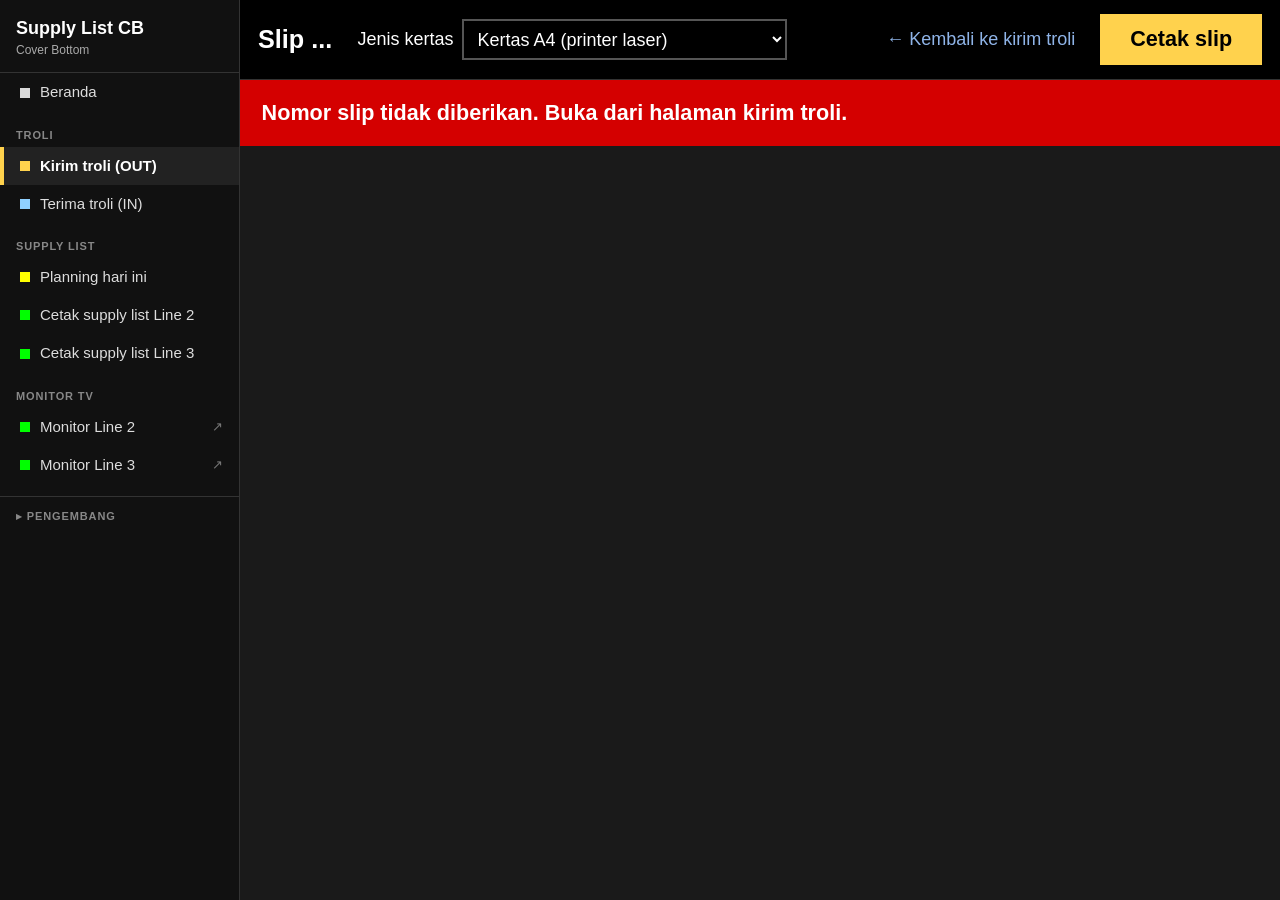
<file: pages/slip.html>
<!DOCTYPE html>
<html lang="id">

<head>
  <meta charset="utf-8">
  <meta name="viewport" content="width=device-width, initial-scale=1">
  <title>Slip Pengiriman Troli - Cover Bottom</title>
  <link rel="stylesheet" href="../assets/css/cb.css">
  <script src="../assets/js/nav.js"></script>
  <style id="pagestyle"></style>
  <style>
    /* Layar: latar gelap seperti halaman lain. Kertas (.a4 dan .label) tetap putih karena untuk dicetak. */
    body {
      background: #1a1a1a;
      color: #000;
      margin: 0;
    }

    .ctl {
      background: #000;
      color: #fff;
      padding: .8rem 1rem;
      display: flex;
      flex-wrap: wrap;
      gap: .8rem 1.4rem;
      align-items: center;
      border-bottom: 1px solid #333;
    }

    .ctl .slipid {
      font-size: 1.4rem;
      font-weight: bold;
    }

    .ctl label {
      display: flex;
      align-items: center;
      gap: .5rem;
      margin: 0;
      color: #fff;
      font-size: 1rem;
    }

    .ctl select,
    .ctl input {
      width: auto;
      font-size: 1rem;
      padding: .4rem .5rem;
      background: #000;
      color: #fff;
      border: 2px solid #555;
    }

    .ctl input[type=number] {
      width: 5rem;
    }

    .ctl button.go {
      font-size: 1.2rem;
      padding: .5rem 1.6rem;
    }

    .ctl a {
      color: var(--link);
    }

    .ctl a:hover {
      color: #fff;
      text-decoration: underline;
    }

    .ctl .sp {
      flex: 1;
    }

    #err {
      padding: 1rem 1.2rem;
      color: #fff;
      background: #d40000;
      font-size: 1.2rem;
      font-weight: bold;
      display: none;
    }

    #pages {
      padding: 16px;
      display: flex;
      flex-direction: column;
      align-items: center;
      gap: 16px;
    }

    /* ---------- A4 ---------- */
    .a4 {
      background: #fff;
      width: 210mm;
      min-height: 297mm;
      padding: 10mm;
      box-shadow: 0 2px 8px rgba(0, 0, 0, .25);
    }

    .a4 .head {
      display: flex;
      justify-content: space-between;
      align-items: flex-start;
      border-bottom: 2px solid #000;
      padding-bottom: 4mm;
      margin-bottom: 4mm;
    }

    .a4 h1 {
      font-size: 15pt;
      margin: 0 0 2mm;
    }

    .a4 .meta {
      font-size: 10pt;
      line-height: 1.5;
    }

    .a4 .slipno {
      text-align: right;
    }

    .a4 .slipno .no {
      font-size: 17pt;
      font-weight: bold;
      letter-spacing: .5px;
    }

    .a4 .wo {
      border: 1px solid #000;
      margin-bottom: 5mm;
      break-inside: avoid;
      page-break-inside: avoid;
    }

    .a4 .wohead {
      background: #e6e6e6;
      padding: 2mm 3mm;
      font-size: 10.5pt;
      display: flex;
      flex-wrap: wrap;
      gap: 5mm;
      border-bottom: 1px solid #000;
    }

    .a4 table {
      width: 100%;
      border-collapse: collapse;
      font-size: 9.5pt;
    }

    .a4 th {
      background: #f3f3f3;
      text-align: left;
      padding: 1.5mm 2mm;
      border-bottom: 1px solid #000;
    }

    .a4 td {
      padding: 1.6mm 2mm;
      border-bottom: 1px solid #bbb;
      vertical-align: top;
    }

    .a4 td.r,
    .a4 th.r {
      text-align: right;
    }

    .a4 td.box {
      border-left: 1px solid #000;
      width: 28mm;
    }

    .a4 td.chk {
      width: 9mm;
      text-align: center;
    }

    .a4 .chkbox {
      display: inline-block;
      width: 4mm;
      height: 4mm;
      border: 1px solid #000;
    }

    .a4 .sig {
      display: flex;
      gap: 10mm;
      margin-top: 8mm;
      font-size: 10pt;
      break-inside: avoid;
    }

    .a4 .sig div {
      flex: 1;
      border-top: 1px solid #000;
      padding-top: 1.5mm;
      text-align: center;
      margin-top: 14mm;
    }

    .a4 .foot {
      font-size: 8.5pt;
      color: #333;
      margin-top: 4mm;
    }

    /* ---------- A5 landscape (varian dari A4: kelas .a4 .a5l, font lebih kecil) ---------- */
    .a4.a5l {
      width: 210mm;
      min-height: 148mm;
      padding: 8mm;
    }

    .a4.a5l .head {
      padding-bottom: 2.5mm;
      margin-bottom: 3mm;
    }

    .a4.a5l h1 {
      font-size: 12pt;
      margin-bottom: 1mm;
    }

    .a4.a5l .meta {
      font-size: 8.5pt;
      line-height: 1.35;
    }

    .a4.a5l .slipno .no {
      font-size: 13pt;
    }

    .a4.a5l .wo {
      margin-bottom: 3mm;
    }

    .a4.a5l .wohead {
      padding: 1.2mm 2mm;
      font-size: 9pt;
      gap: 3mm;
    }

    .a4.a5l table {
      font-size: 8pt;
    }

    .a4.a5l th {
      padding: .8mm 1.5mm;
    }

    .a4.a5l td {
      padding: .9mm 1.5mm;
    }

    .a4.a5l td.box {
      width: 24mm;
    }

    .a4.a5l .sig {
      margin-top: 3mm;
      font-size: 8.5pt;
      gap: 8mm;
    }

    .a4.a5l .sig div {
      margin-top: 9mm;
    }

    .a4.a5l .foot {
      font-size: 7pt;
      margin-top: 2mm;
    }

    /* ---------- Label Zebra ---------- */
    .label {
      background: #fff;
      overflow: hidden;
      padding: 3mm;
      box-shadow: 0 2px 8px rgba(0, 0, 0, .25);
    }

    .label .top {
      display: flex;
      justify-content: space-between;
      align-items: center;
      font-size: 8pt;
      font-weight: bold;
    }

    .label .bc {
      text-align: center;
      margin: 1mm 0;
    }

    .label .bcno {
      text-align: center;
      font-size: 10pt;
      font-weight: bold;
      letter-spacing: .4px;
    }

    .label .wo {
      font-size: 13pt;
      font-weight: bold;
      margin-top: 1.5mm;
      border-top: 1.5px solid #000;
      padding-top: 1mm;
    }

    .label .part {
      font-size: 8.5pt;
      line-height: 1.2;
    }

    .label .tagc {
      display: inline-block;
      border: 1.5px solid #000;
      padding: 0 2mm;
      font-size: 8.5pt;
      font-weight: bold;
      margin-left: 2mm;
    }

    .label table {
      width: 100%;
      border-collapse: collapse;
      font-size: 7pt;
      margin-top: 1mm;
    }

    .label th {
      text-align: left;
      border-bottom: 1px solid #000;
      padding: .3mm .6mm;
      font-size: 6.5pt;
    }

    .label td {
      padding: .4mm .6mm;
      border-bottom: .5px solid #888;
      vertical-align: top;
      line-height: 1.15;
    }

    .label td.r,
    .label th.r {
      text-align: right;
    }

    .label td.box {
      border-left: 1px solid #000;
      width: 13mm;
    }

    .label .lfoot {
      font-size: 6.5pt;
      margin-top: 1mm;
      display: flex;
      justify-content: space-between;
    }

    /* Label kecil (mis. 80x80): semua dipadatkan */
    .label.sm {
      padding: 2.5mm;
    }

    .label.sm .top {
      font-size: 7pt;
    }

    .label.sm .bc {
      margin: .5mm 0;
    }

    .label.sm .bcno {
      font-size: 8pt;
    }

    .label.sm .wo {
      font-size: 11pt;
      margin-top: 1mm;
      padding-top: .6mm;
    }

    .label.sm .tagc {
      font-size: 7pt;
      padding: 0 1.5mm;
    }

    .label.sm .part {
      font-size: 7pt;
      line-height: 1.15;
    }

    .label.sm table {
      font-size: 6.5pt;
      margin-top: .6mm;
    }

    .label.sm th {
      font-size: 6pt;
    }

    .label.sm td {
      padding: .3mm .5mm;
      line-height: 1.1;
    }

    .label.sm td.box {
      width: 11mm;
    }

    .label.sm .lfoot {
      font-size: 6pt;
      margin-top: .6mm;
    }

    @media print {
      body {
        background: #fff;
      }

      .ctl {
        display: none;
      }

      #pages {
        padding: 0;
        gap: 0;
        display: block;
      }

      .a4,
      .a4.a5l {
        box-shadow: none;
        width: auto;
        min-height: 0;
        padding: 0;
      }

      .label {
        box-shadow: none;
        page-break-after: always;
        break-after: page;
      }

      .label:last-child {
        page-break-after: auto;
        break-after: auto;
      }
    }
  </style>
</head>

<body class="out">
  <div class="ctl">
    <span class="slipid" id="slipno">Slip ...</span>
    <label>Jenis kertas
      <select id="layout">
        <option value="a4">Kertas A4 (printer laser)</option>
        <option value="a5l">Kertas A5 landscape (printer biasa)</option>
        <option value="zebra">Label Zebra (satu label per WO)</option>
      </select>
    </label>
    <span id="sizebox" style="display:none">Ukuran label
      <input type="number" id="lw" value="80" min="40" max="220"> x <input type="number" id="lh" value="80" min="40"
        max="300"> mm
    </span>
    <span class="sp"></span>
    <a href="scan.html?mode=out">&larr; Kembali ke kirim troli</a>
    <button class="go" id="btnPrint" type="button">Cetak slip</button>
  </div>
  <div id="err"></div>
  <div id="pages"></div>

  <script>
    (function () {
      // ---------------- Code 128 (set B) ----------------
      var PAT = ['212222', '222122', '222221', '121223', '121322', '131222', '122213', '122312', '132212', '221213',
        '221312', '231212', '112232', '122132', '122231', '113222', '123122', '123221', '223211', '221132',
        '221231', '213212', '223112', '312131', '311222', '321122', '321221', '312212', '322112', '322211',
        '212123', '212321', '232121', '111323', '131123', '131321', '112313', '132113', '132311', '211313',
        '231113', '231311', '112133', '112331', '132131', '113123', '113321', '133121', '313121', '211331',
        '231131', '213113', '213311', '213131', '311123', '311321', '331121', '312113', '312311', '332111',
        '314111', '221411', '431111', '111224', '111422', '121124', '121421', '141122', '141221', '112214',
        '112412', '122114', '122411', '142112', '142211', '241211', '221114', '413111', '241112', '134111',
        '111242', '121142', '121241', '114212', '124112', '124211', '411212', '421112', '421211', '212141',
        '214121', '412121', '111143', '111341', '131141', '114113', '114311', '411113', '411311', '113141',
        '114131', '311141', '411131', '211412', '211214', '211232', '2331112'];

      function code128Values(text) {
        var v = [104], sum = 104, i, c;
        for (i = 0; i < text.length; i++) {
          c = text.charCodeAt(i) - 32;
          if (c < 0 || c > 95) { throw new Error('Karakter tidak didukung untuk barcode: ' + text.charAt(i)); }
          v.push(c);
          sum += c * (i + 1);
        }
        v.push(sum % 103);
        v.push(106);
        return v;
      }

      // Menghasilkan elemen SVG barcode. moduleMm = lebar satu modul (mm), heightMm = tinggi batang.
      function barcodeSvg(text, moduleMm, heightMm, maxWidthMm) {
        var vals = code128Values(text), bars = [], x = 10, k, j, w, isBar;
        for (k = 0; k < vals.length; k++) {
          var p = PAT[vals[k]];
          isBar = true;
          for (j = 0; j < p.length; j++) {
            w = parseInt(p.charAt(j), 10);
            if (isBar) { bars.push([x, w]); }
            x += w;
            isBar = !isBar;
          }
        }
        var total = x + 10;
        if (maxWidthMm && total * moduleMm > maxWidthMm) { moduleMm = maxWidthMm / total; }
        var ns = 'http://www.w3.org/2000/svg';
        var svg = document.createElementNS(ns, 'svg');
        svg.setAttribute('viewBox', '0 0 ' + total + ' 10');
        svg.setAttribute('preserveAspectRatio', 'none');
        svg.setAttribute('width', (total * moduleMm) + 'mm');
        svg.setAttribute('height', heightMm + 'mm');
        svg.setAttribute('shape-rendering', 'crispEdges');
        var bg = document.createElementNS(ns, 'rect');
        bg.setAttribute('x', 0); bg.setAttribute('y', 0); bg.setAttribute('width', total); bg.setAttribute('height', 10); bg.setAttribute('fill', '#fff');
        svg.appendChild(bg);
        bars.forEach(function (b) {
          var r = document.createElementNS(ns, 'rect');
          r.setAttribute('x', b[0]); r.setAttribute('y', 0); r.setAttribute('width', b[1]); r.setAttribute('height', 10); r.setAttribute('fill', '#000');
          svg.appendChild(r);
        });
        return svg;
      }

      // ---------------- util ----------------
      var qs = new URLSearchParams(location.search);
      var ID = parseInt(qs.get('id') || '0', 10);
      var AUTOPRINT = qs.get('print') === '1';
      var MOCK = qs.has('mock');
      var data = null;

      function $(id) { return document.getElementById(id); }
      function el(tag, cls, text) {
        var e = document.createElement(tag);
        if (cls) { e.className = cls; }
        if (text !== undefined && text !== null) { e.textContent = text; }
        return e;
      }
      function fmt(n) { return Number(n).toLocaleString('en-US', { maximumFractionDigits: 3 }); }
      function showErr(t) { $('err').style.display = 'block'; $('err').textContent = t; }

      function td(text, cls) { return el('td', cls || '', text); }

      // ---------------- layout A4 ----------------
      function renderA4(a5) {
        var pg = el('div', a5 ? 'a4 a5l' : 'a4');
        var head = el('div', 'head');
        var left = el('div');
        left.appendChild(el('h1', '', 'SLIP PENGIRIMAN MATERIAL - COVER BOTTOM'));
        var meta = el('div', 'meta');
        var tl = el('div', '', 'Line: ' + (data.line || '-') + '    |    No. troli: ');
        tl.appendChild(el('b', '', data.trolley === '-' ? '-' : data.trolley));
        meta.appendChild(tl);
        meta.appendChild(el('div', '', 'Keluar (OUT): ' + data.outDt + '    |    Petugas gudang: ' + data.outBy));
        meta.appendChild(el('div', '', 'Jumlah WO di troli: ' + data.wos.length));
        left.appendChild(meta);
        head.appendChild(left);
        var right = el('div', 'slipno');
        right.appendChild(barcodeSvg(data.slip, a5 ? 0.34 : 0.42, a5 ? 11 : 14));
        right.appendChild(el('div', 'no', data.slip));
        head.appendChild(right);
        pg.appendChild(head);

        data.wos.forEach(function (w) {
          var box = el('div', 'wo');
          var wh = el('div', 'wohead');
          wh.appendChild(el('b', '', 'WO ' + w.wo));
          wh.appendChild(el('span', '', 'Part ' + w.partNo + (w.partNm ? ' (' + w.partNm + ')' : '')));
          wh.appendChild(el('span', '', 'Plan ' + fmt(w.plan)));
          wh.appendChild(el('span', '', 'Rev ' + w.rev));
          wh.appendChild(el('b', '', w.complete ? '[X] LENGKAP (troli terakhir)' : '[ ] SEBAGIAN'));
          box.appendChild(wh);
          var t = el('table');
          var hr = el('tr');
          [['No', ''], ['Child Part', ''], ['Nama / Spec', ''], ['Unit', ''], ['Kebutuhan WO', 'r'], ['Ada', 'chk'], ['Dikirim (tulis)', '']].forEach(function (c) {
            hr.appendChild(el('th', c[1] === 'r' ? 'r' : '', c[0]));
          });
          t.appendChild(hr);
          if (!w.items.length) {
            var er = el('tr'); var ec = td('Isi supply list tidak ditemukan.'); ec.colSpan = 7; er.appendChild(ec); t.appendChild(er);
          }
          w.items.forEach(function (it, i) {
            var tr = el('tr');
            tr.appendChild(td(String(i + 1)));
            tr.appendChild(td(it.partNo));
            var nc = el('td'); nc.appendChild(el('div', '', it.partNm)); if (it.spec && it.spec !== '-') { var sp = el('div', '', it.spec); sp.style.fontSize = '8pt'; sp.style.color = '#444'; nc.appendChild(sp); }
            tr.appendChild(nc);
            tr.appendChild(td(it.unit));
            tr.appendChild(td(fmt(it.need), 'r'));
            var cc = el('td', 'chk'); cc.appendChild(el('span', 'chkbox')); tr.appendChild(cc);
            tr.appendChild(td('', 'box'));
            t.appendChild(tr);
          });
          box.appendChild(t);
          pg.appendChild(box);
        });

        var sig = el('div', 'sig');
        sig.appendChild(el('div', '', 'Petugas gudang (' + data.outBy + ')'));
        sig.appendChild(el('div', '', 'Penerima di line'));
        pg.appendChild(sig);
        pg.appendChild(el('div', 'foot', 'Scan barcode ' + data.slip + ' di halaman Terima troli saat troli sampai di line. Dicetak ' + data.printedAt +
          '. Kebutuhan adalah kebutuhan seluruh WO; jika satu WO dikirim dengan beberapa troli, tulis jumlah yang dikirim di kolom Dikirim.'));
        $('pages').appendChild(pg);
      }

      // ---------------- layout Zebra: satu label per WO (otomatis sambung ke label berikutnya kalau item tidak muat) ----------------
      function zebraLabel(w, wmm, hmm, small) {
        var lb = el('div', small ? 'label sm' : 'label');
        lb.style.width = wmm + 'mm';
        lb.style.height = hmm + 'mm';
        var top = el('div', 'top');
        top.appendChild(el('span', '', 'COVER BOTTOM ' + (data.line || '') + (data.trolley !== '-' ? ' | TROLI ' + data.trolley : '')));
        var cnt = el('span', 'cnt', '');
        top.appendChild(cnt);
        lb.appendChild(top);
        var bc = el('div', 'bc');
        bc.appendChild(small ? barcodeSvg(data.slip, 0.33, 9, wmm - 5) : barcodeSvg(data.slip, 0.375, 13, wmm - 6));
        lb.appendChild(bc);
        lb.appendChild(el('div', 'bcno', data.slip));
        var wo = el('div', 'wo', w.wo);
        wo.appendChild(el('span', 'tagc', w.complete ? 'LENGKAP' : 'SEBAGIAN'));
        lb.appendChild(wo);
        lb.appendChild(el('div', 'part', w.partNo + (w.partNm ? ' ' + w.partNm : '') + ' | Plan ' + fmt(w.plan) + ' | Rev ' + w.rev));
        var t = el('table');
        var hr = el('tr');
        [['Child Part', ''], ['Nama', ''], ['Kebutuhan', 'r'], ['Dikirim', '']].forEach(function (c) { hr.appendChild(el('th', c[1], c[0])); });
        t.appendChild(hr);
        lb.appendChild(t);
        var f = el('div', 'lfoot');
        f.appendChild(el('span', '', data.outDt));
        f.appendChild(el('span', '', 'Petugas ' + data.outBy));
        lb.appendChild(f);
        $('pages').appendChild(lb);
        return { lb: lb, t: t, cnt: cnt };
      }

      function zebraRow(it) {
        var tr = el('tr');
        tr.appendChild(td(it.partNo));
        tr.appendChild(td(it.partNm.length > 22 ? it.partNm.substring(0, 22) : it.partNm));
        tr.appendChild(td(fmt(it.need) + ' ' + it.unit, 'r'));
        tr.appendChild(td('', 'box'));
        return tr;
      }

      function renderZebra(wmm, hmm) {
        var small = Math.min(wmm, hmm) <= 90;
        var all = [];
        data.wos.forEach(function (w) {
          var cur = zebraLabel(w, wmm, hmm, small);
          all.push(cur);
          w.items.forEach(function (it) {
            var tr = zebraRow(it);
            cur.t.appendChild(tr);
            // kalau isi melebihi tinggi label, pindahkan baris ini ke label lanjutan (header barcode sama)
            if (cur.lb.scrollHeight > cur.lb.clientHeight + 1 && cur.t.rows.length > 2) {
              cur.t.removeChild(tr);
              cur = zebraLabel(w, wmm, hmm, small);
              all.push(cur);
              cur.t.appendChild(tr);
            }
          });
        });
        all.forEach(function (x, i) { x.cnt.textContent = 'Label ' + (i + 1) + '/' + all.length; });
      }

      function setPageStyle(layout, w, h) {
        var css = layout === 'zebra'
          ? '@page { size: ' + w + 'mm ' + h + 'mm; margin: 0; }'
          : layout === 'a5l'
            ? '@page { size: A5 landscape; margin: 8mm; }'
            : '@page { size: A4 portrait; margin: 10mm; }';
        $('pagestyle').textContent = css;
      }

      function render() {
        var layout = $('layout').value;
        var w = Math.max(40, parseInt($('lw').value, 10) || 100);
        var h = Math.max(40, parseInt($('lh').value, 10) || 150);
        try { window.localStorage.setItem('cb_slip_layout', layout); window.localStorage.setItem('cb_slip_w2', String(w)); window.localStorage.setItem('cb_slip_h2', String(h)); } catch (e) { }
        $('sizebox').style.display = layout === 'zebra' ? '' : 'none';
        setPageStyle(layout, w, h);
        $('pages').textContent = '';
        try {
          if (layout === 'zebra') { renderZebra(w, h); } else { renderA4(layout === 'a5l'); }
        } catch (e) { showErr(e.message); }
      }

      function start() {
        $('slipno').textContent = 'Slip ' + data.slip;
        try {
          var l = window.localStorage.getItem('cb_slip_layout');
          if (l === 'a4' || l === 'a5l' || l === 'zebra') { $('layout').value = l; }
          if (window.localStorage.getItem('cb_slip_w2')) { $('lw').value = window.localStorage.getItem('cb_slip_w2'); }
          if (window.localStorage.getItem('cb_slip_h2')) { $('lh').value = window.localStorage.getItem('cb_slip_h2'); }
        } catch (e) { }
        var lq = qs.get('layout'); if (lq === 'a4' || lq === 'a5l' || lq === 'zebra') { $('layout').value = lq; }
        render();
        if (AUTOPRINT) { setTimeout(function () { window.print(); }, 400); }
      }

      $('layout').addEventListener('change', render);
      $('lw').addEventListener('change', render);
      $('lh').addEventListener('change', render);
      $('btnPrint').addEventListener('click', function () { window.print(); });

      if (!ID && !MOCK) { showErr('Nomor slip tidak diberikan. Buka dari halaman kirim troli.'); return; }
      var url = MOCK ? '../demo/slip.json' : '../api/trolley.php?slip=' + encodeURIComponent(ID);
      var xhr = new XMLHttpRequest();
      xhr.open('GET', url, true);
      xhr.onreadystatechange = function () {
        if (xhr.readyState !== 4) { return; }
        try {
          var d = JSON.parse(xhr.responseText);
          if (xhr.status !== 200 || d.error) { throw new Error(d.error || 'Sistem tidak memberikan respons yang valid.'); }
          if (!d.found) { throw new Error('Slip tidak ditemukan.'); }
          data = d; start();
        } catch (e) { showErr('Slip belum dapat dimuat. ' + (e instanceof SyntaxError ? 'Sistem tidak memberikan respons yang valid.' : e.message)); }
      };
      xhr.send();
    })();
  </script>
</body>

</html>
</file>
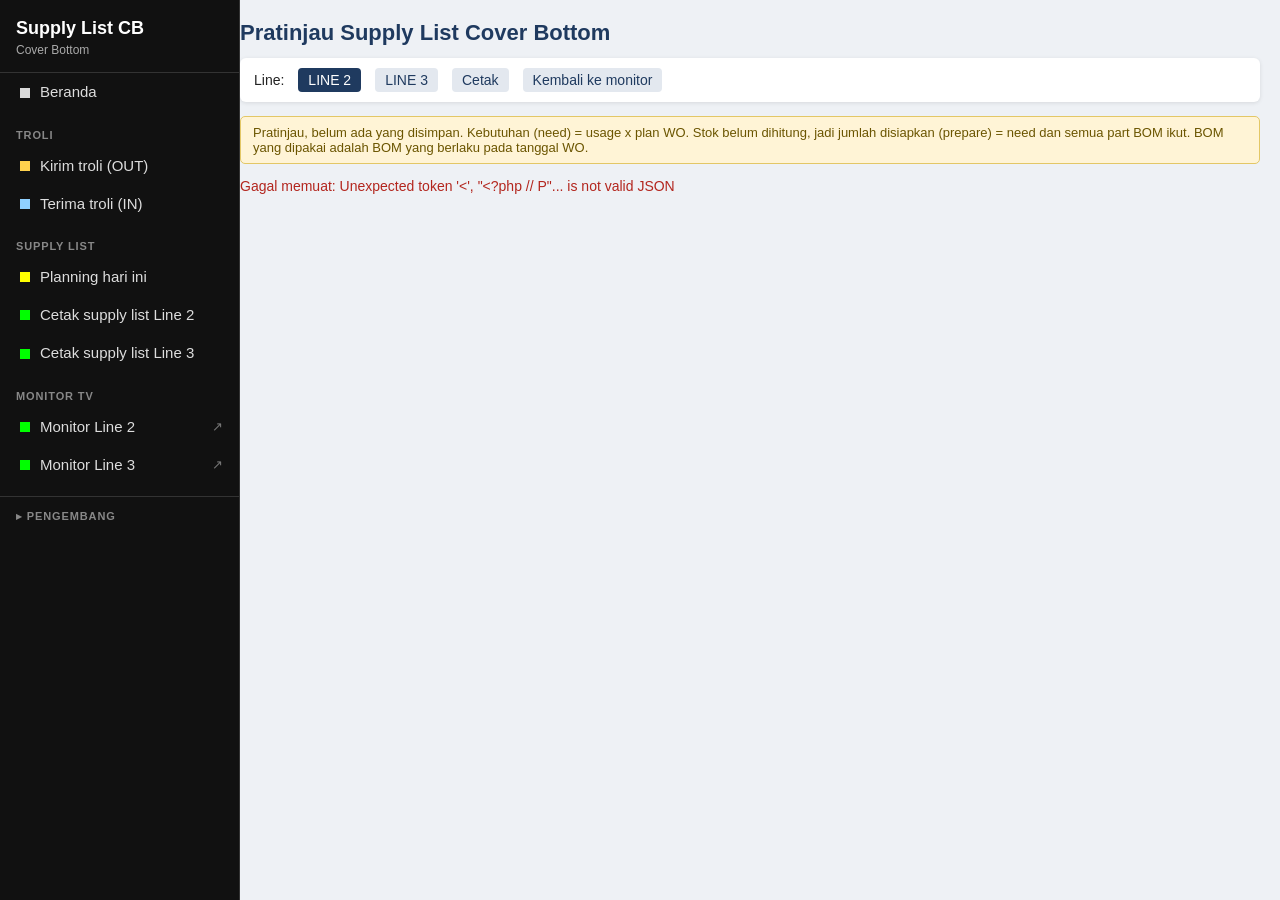
<file: pages/supply.html>
<!DOCTYPE html>
<html lang="id">
<head>
<meta charset="utf-8">
<meta name="viewport" content="width=device-width, initial-scale=1">
<title>Pratinjau Supply List - Cover Bottom</title>
<script src="../assets/js/nav.js"></script>
<style>
  * { box-sizing: border-box; }
  body { font-family: Arial, Helvetica, sans-serif; background: #eef1f5; color: #222; margin: 0; padding: 20px; }
  .wrap { max-width: 1100px; margin: 0 auto; }
  h1 { margin: 0 0 2px; font-size: 22px; color: #1f3a5f; }
  .sub { color: #666; font-size: 13px; margin-bottom: 12px; }
  .bar { background: #fff; border-radius: 6px; padding: 10px 14px; margin-bottom: 14px; font-size: 14px;
         box-shadow: 0 1px 4px rgba(0,0,0,.1); display: flex; flex-wrap: wrap; gap: 14px; align-items: center; }
  .bar a { color: #1f3a5f; text-decoration: none; padding: 4px 10px; border-radius: 4px; background: #e3e8ef; }
  .bar a.on { background: #1f3a5f; color: #fff; }
  .warn { background: #fff4d6; border: 1px solid #e3c766; color: #6b5500; padding: 8px 12px; border-radius: 5px;
          font-size: 13px; margin-bottom: 14px; }
  .card { background: #fff; border-radius: 6px; margin-bottom: 16px; box-shadow: 0 1px 4px rgba(0,0,0,.1); overflow: hidden;
          page-break-inside: avoid; }
  .chead { background: #1f3a5f; color: #fff; padding: 8px 12px; font-size: 14px; display: flex; flex-wrap: wrap; gap: 16px; }
  .chead b { font-size: 15px; }
  table { width: 100%; border-collapse: collapse; font-size: 13px; }
  th { background: #e9edf2; text-align: left; padding: 5px 8px; }
  td { padding: 4px 8px; border-bottom: 1px solid #e6e9ed; vertical-align: top; }
  td.r, th.r { text-align: right; }
  .empty { padding: 12px; color: #8a1c1c; font-size: 13px; }
  #err { color: #b3261e; margin: 8px 0; font-size: 14px; }
  @media print { body { background: #fff; padding: 0; } .bar, .warn { display: none; } .card { box-shadow: none; border: 1px solid #999; } }
</style>
</head>
<body>
<div class="wrap">
  <h1>Pratinjau Supply List Cover Bottom</h1>
  <div class="sub" id="sub">Memuat data...</div>

  <div class="bar">
    <span>Line:</span>
    <a href="supply.html?line=2" id="l2">LINE 2</a>
    <a href="supply.html?line=3" id="l3">LINE 3</a>
    <a href="#" onclick="window.print();return false;">Cetak</a>
    <a href="monitor.html" id="lm">Kembali ke monitor</a>
  </div>

  <div class="warn">
    Pratinjau, belum ada yang disimpan. Kebutuhan (need) = usage x plan WO. Stok belum dihitung, jadi jumlah disiapkan (prepare) = need
    dan semua part BOM ikut. BOM yang dipakai adalah BOM yang berlaku pada tanggal WO.
  </div>

  <div id="err"></div>
  <div id="list"></div>
</div>

<script>
(function () {
  var qs = new URLSearchParams(location.search);
  var LINE = qs.get('line') || '2';
  var DATE = qs.get('date') || '';
  var MOCK = qs.has('mock');

  function el(tag, cls, text) {
    var e = document.createElement(tag);
    if (cls) { e.className = cls; }
    if (text !== undefined && text !== null) { e.textContent = text; }
    return e;
  }
  function fmt(n) { return Number(n).toLocaleString('en-US', { maximumFractionDigits: 5 }); }

  document.getElementById(LINE === '3' ? 'l3' : 'l2').className = 'on';
  document.getElementById('lm').href = 'monitor.html?line=' + encodeURIComponent(LINE) + (MOCK ? '&mock=1' : '');

  function render(data) {
    document.getElementById('sub').textContent =
      data.line + '  |  tanggal ' + data.date + '  |  data diambil ' + data.generated + '  |  ' + data.items.length + ' WO';
    var list = document.getElementById('list');
    list.textContent = '';
    if (!data.items.length) { list.appendChild(el('div', 'empty', 'Tidak ada WO untuk line dan tanggal ini.')); return; }

    data.items.forEach(function (w) {
      var card = el('div', 'card');
      var h = el('div', 'chead');
      var a = el('span'); a.appendChild(el('b', null, w.wo)); h.appendChild(a);
      h.appendChild(el('span', null, 'Part ' + w.partNo + (w.partNm ? ' (' + w.partNm + ')' : '')));
      h.appendChild(el('span', null, 'Plan ' + fmt(w.plan)));
      h.appendChild(el('span', null, 'ProdNo ' + w.prodNo));
      h.appendChild(el('span', null, 'BOM berlaku ' + w.bomDate));
      card.appendChild(h);

      if (!w.woFound) { card.appendChild(el('div', 'empty', 'WO tidak ditemukan di ERP, plan dianggap 0.')); }
      if (!w.items.length) {
        card.appendChild(el('div', 'empty', 'BOM tidak ditemukan untuk part ' + w.partNo + ' pada tanggal ' + w.bomDate + '.'));
      } else {
        var t = el('table');
        var hr = el('tr');
        [['No', ''], ['Child Part', ''], ['Nama', ''], ['Spec', ''], ['Unit', ''], ['Usage', 'r'], ['Need', 'r'],
         ['Prepare', 'r'], ['Gudang', '']].forEach(function (c) { hr.appendChild(el('th', c[1], c[0])); });
        t.appendChild(hr);
        w.items.forEach(function (it, i) {
          var tr = el('tr');
          [[String(i + 1), ''], [it.partNo, ''], [it.partNm, ''], [it.spec, ''], [it.unit, ''],
           [fmt(it.usage), 'r'], [fmt(it.need), 'r'], [fmt(it.prepare), 'r'], [it.strg, '']].forEach(function (c) {
            tr.appendChild(el('td', c[1], c[0]));
          });
          t.appendChild(tr);
        });
        card.appendChild(t);
      }
      list.appendChild(card);
    });
  }

  var url = MOCK ? '../demo/supply' + encodeURIComponent(LINE) + '.json'
                 : '../api/supply.php?line=' + encodeURIComponent(LINE) + (DATE ? '&date=' + encodeURIComponent(DATE) : '');
  var xhr = new XMLHttpRequest();
  xhr.open('GET', url, true);
  xhr.onreadystatechange = function () {
    if (xhr.readyState !== 4) { return; }
    try {
      var data = JSON.parse(xhr.responseText);
      if (xhr.status !== 200 || data.error) {
        throw new Error((data && data.error ? data.error : 'HTTP ' + xhr.status) + (data && data.detail ? ': ' + data.detail : ''));
      }
      render(data);
    } catch (e) {
      document.getElementById('err').textContent = 'Gagal memuat: ' + e.message;
      document.getElementById('sub').textContent = '';
    }
  };
  xhr.send();
})();
</script>
</body>
</html>
</file>
<file: assets/css/cb.css>
/* Gaya bersama Supply List Monitoring Cover Bottom.
   Patokan: monitor.html (hitam, warna status terang, huruf besar). */
:root {
  --bg: #000;
  --panel: #161616;
  --panel-hi: #222;
  --line: #333;
  --text: #fff;
  --muted: #aaa;
  --finish: #d9d9d9;
  --running: #00ff00;
  --next: #ffff00;
  --prepared: #ffd24d;
  --fullkit: #8fd0ff;
  --bad: #ff3b3b;
  --link: #8fb4e8;
}
* { box-sizing: border-box; }
html { font-size: 18px; }
body { margin: 0; background: var(--bg); color: var(--text); font-family: Arial, Helvetica, sans-serif; line-height: 1.4; }
a { color: inherit; text-decoration: none; }
:focus-visible { outline: 3px solid var(--next); outline-offset: 2px; }

.wrap { max-width: 1040px; margin: 0 auto; padding: 1.2rem 1rem 2rem; }
.top { display: flex; align-items: baseline; justify-content: space-between; gap: 1rem; flex-wrap: wrap;
       border-bottom: 1px solid var(--line); padding-bottom: .8rem; margin-bottom: 1.4rem; }
.top h1 { margin: 0; font-size: 2rem; }
.top p { margin: 0; color: var(--muted); }

.group { margin-bottom: 1.8rem; }
.group h2 { margin: 0 0 .2rem; font-size: 1.25rem; font-weight: bold; }
.group > p { margin: 0 0 .7rem; color: var(--muted); font-size: .9rem; }

.tiles { display: grid; grid-template-columns: repeat(auto-fit, minmax(260px, 1fr)); gap: .7rem; }
.tile { display: flex; align-items: stretch; background: var(--panel); border: 1px solid var(--line); min-height: 5.2rem; }
a.tile:hover, button.tile:hover { background: var(--panel-hi); border-color: #666; }
button.tile { font: inherit; color: inherit; text-align: left; cursor: pointer; width: 100%; padding: 0; }

/* Penanda berbentuk panah, sama dengan kolom Plan Status di monitor */
.chip { flex: 0 0 5.2rem; height: 3.4rem; align-self: center; display: flex; align-items: center; justify-content: center; margin: .6rem .2rem .6rem .8rem;
        color: #111; font-weight: bold; font-style: italic; font-size: 1.15rem;
        clip-path: polygon(0 0, 82% 0, 100% 50%, 82% 100%, 0 100%); }
.c-running { background: var(--running); } .c-next { background: var(--next); } .c-finish { background: var(--finish); }
.c-prepared { background: var(--prepared); } .c-fullkit { background: var(--fullkit); }

.tile .body { padding: .8rem 1rem; display: flex; flex-direction: column; justify-content: center; }
.tile .body b { font-size: 1.2rem; }
.tile .body span { font-size: .9rem; color: var(--muted); margin-top: .15rem; }

details.more { border-top: 1px solid var(--line); padding-top: 1rem; }
details.more summary { cursor: pointer; font-size: 1.1rem; color: var(--link); }
details.more[open] summary { margin-bottom: .8rem; }

.result { margin-top: .8rem; background: var(--panel); border: 1px solid var(--line); padding: .6rem 1rem; display: none; }
.result table { width: 100%; border-collapse: collapse; font-size: .9rem; }
.result td { padding: .3rem .4rem; border-bottom: 1px solid var(--line); vertical-align: top; }
.ok { color: var(--running); font-weight: bold; } .bad { color: var(--bad); font-weight: bold; }
.hint { margin-top: 1.4rem; color: var(--muted); font-size: .9rem; }

@media (max-width: 560px) { html { font-size: 16px; } .top h1 { font-size: 1.6rem; } }
@media (prefers-reduced-motion: no-preference) { .tile { transition: background .1s, border-color .1s; } }

/* ---------- Komponen bersama untuk halaman kerja (scan, planning, slip) ---------- */
body.out { --accent: var(--prepared); }
body.in  { --accent: var(--fullkit); }
.nav { display: flex; gap: 1.2rem; flex-wrap: wrap; margin-bottom: .8rem; font-size: .95rem; }
.nav a { color: var(--link); } .nav a:hover { color: #fff; text-decoration: underline; }
.pagehead { display: flex; align-items: center; gap: .6rem; margin-bottom: 1rem; }
.pagehead h1 { margin: 0; font-size: 1.9rem; }
.pagehead .chip { margin: 0; flex: 0 0 5rem; height: 3rem; background: var(--accent, var(--finish)); }

.panel { background: var(--panel); border: 1px solid var(--line); padding: 1rem 1.1rem; margin-bottom: 1rem; }
.panel h2 { margin: 0 0 .6rem; font-size: 1.25rem; }
.fields { display: grid; grid-template-columns: repeat(auto-fit, minmax(240px, 1fr)); gap: .9rem; }
label { display: block; font-size: .9rem; color: var(--muted); margin-bottom: .25rem; }
input[type=text], input[type=date], input[type=password], select { width: 100%; padding: .6rem .7rem; font: inherit; font-size: 1.25rem;
  background: #000; color: #fff; border: 2px solid #555; border-radius: 0; }
input[type=text]:focus, input[type=date]:focus, input[type=password]:focus, select:focus { border-color: var(--accent, var(--next)); outline: none; }
input[type=checkbox] { width: 1.6rem; height: 1.6rem; accent-color: var(--accent, var(--running)); cursor: pointer; }
.help { margin: .5rem 0 0; color: var(--muted); font-size: .9rem; }

button, .btn { font: inherit; font-size: 1.05rem; padding: .55rem 1rem; background: var(--panel-hi); color: #fff; border: 1px solid #666; cursor: pointer; }
button:hover, .btn:hover { background: #333; }
button:disabled { opacity: .45; cursor: not-allowed; }
button.go { background: var(--accent, var(--running)); color: #000; border-color: var(--accent, var(--running)); font-weight: bold; font-size: 1.5rem; padding: .8rem 2rem; }
button.go:disabled { background: #444; color: #999; border-color: #444; }
button.void { font-size: .85rem; padding: .25rem .6rem; background: transparent; color: #ff8c8c; border-color: #7a2a2a; }

.actionbar { position: sticky; bottom: 0; display: flex; align-items: center; justify-content: space-between; gap: 1rem; flex-wrap: wrap;
  background: #000; border-top: 2px solid var(--accent, #666); padding: .8rem 0; margin-top: 1rem; }
.actionbar .count { font-size: 1.2rem; }

.scroll { overflow-x: auto; }
table.data { width: 100%; border-collapse: collapse; font-size: 1rem; }
table.data th { background: var(--panel-hi); color: #ccc; text-align: left; padding: .45rem .6rem; font-weight: normal; white-space: nowrap; }
table.data td { padding: .55rem .6rem; border-bottom: 1px solid var(--line); vertical-align: middle; }
table.data tr.pick { cursor: pointer; }
table.data tr.pick:hover td { background: #1d1d1d; }
table.data tr.picked td { background: #2b2900; }
table.data tr.picked td:first-child { box-shadow: inset 5px 0 0 var(--accent, var(--next)); }
.small { font-size: .85rem; color: var(--muted); }
.empty { color: var(--muted); padding: .8rem .6rem; }

.tag { display: inline-block; padding: .1rem .6rem; font-size: .85rem; font-weight: bold; color: #000; background: var(--finish); }
.tag.prep { background: var(--prepared); } .tag.ok { background: var(--running); } .tag.part { background: var(--next); } .tag.kit { background: var(--fullkit); }

/* Pesan besar: terbaca dari jarak, hijau kalau berhasil, merah kalau gagal */
.toast { display: none; position: fixed; left: 0; right: 0; top: 0; z-index: 20; padding: 1rem 1.4rem; font-size: 1.5rem; font-weight: bold; cursor: pointer; }
.toast.ok { display: block; background: var(--running); color: #000; }
.toast.bad { display: block; background: #d40000; color: #fff; }
.toast a { color: inherit; text-decoration: underline; margin-left: .5rem; }
.toast small { display: block; font-size: .85rem; font-weight: normal; opacity: .8; }

/* ---------- Modal (cb.js) ---------- */
dialog.cbm { background: var(--panel); color: var(--text); border: 2px solid #777; padding: 0; width: calc(100% - 2rem); max-width: 30rem; margin: auto; }
dialog.cbm::backdrop { background: rgba(0, 0, 0, .8); }
.cbm .in { padding: 1.3rem 1.4rem; }
.cbm h2 { margin: 0 0 .5rem; font-size: 1.5rem; }
.cbm p { margin: 0 0 1.2rem; color: #ddd; font-size: 1.1rem; white-space: pre-line; }
.cbm input { margin-bottom: 1.2rem; letter-spacing: .2em; }
.cbm .btns { display: flex; gap: .7rem; justify-content: flex-end; flex-wrap: wrap; }
.cbm .btns button { font-size: 1.15rem; padding: .65rem 1.3rem; }
.cbm button.yes { background: var(--running); border-color: var(--running); color: #000; font-weight: bold; }
.cbm button.danger { background: #d40000; border-color: #d40000; color: #fff; font-weight: bold; }
</file>
